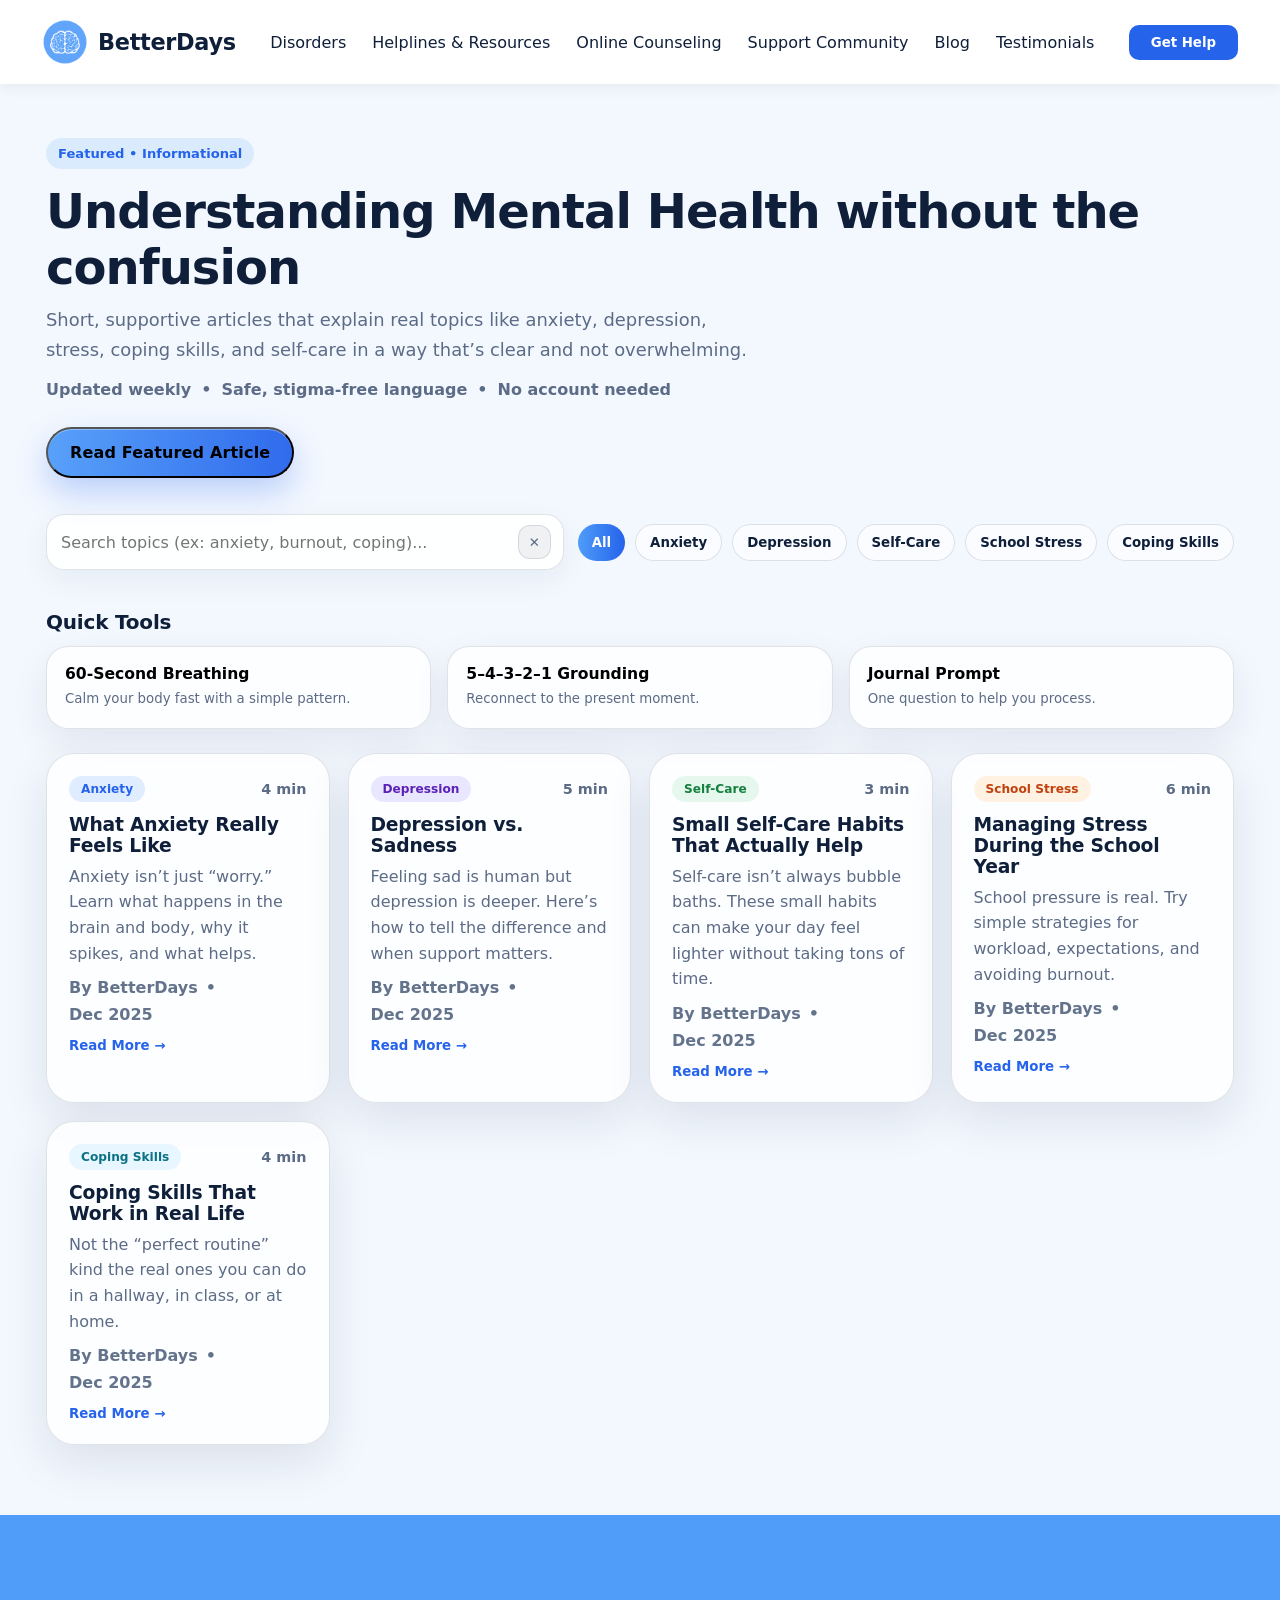
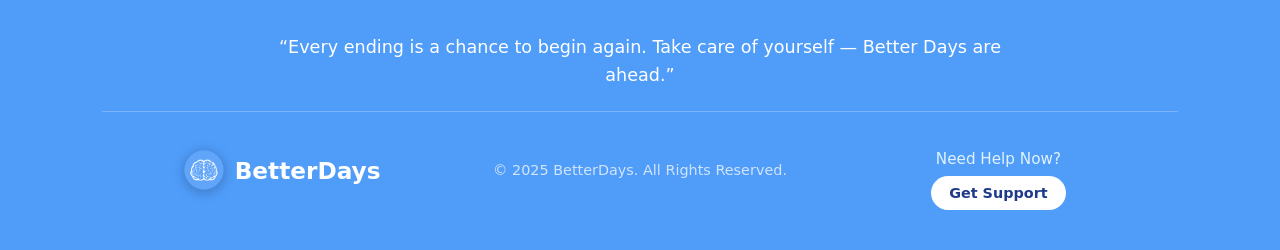
<file: BlogPage/blog.html>
<!DOCTYPE html>
<html lang="en">
<head>
  <meta charset="UTF-8" />
  <meta name="viewport" content="width=device-width, initial-scale=1.0" />
  <title>BetterDays | Blog</title>

  <link rel="stylesheet" href="blog.css" />
  <link rel="icon" href="../Images/favicon.ico" />
</head>
<body>

<!-- ===== HEADER ===== -->
<header id="mainHeader">
  <div class="logo">
    <img id="headerLogo" src="../Images/HeaderImage2.png" alt="BetterDays Logo">
    <a href="../index.html">BetterDays</a>
  </div>

  <nav>
    <a href="../DisordersPage/disorders.html">Disorders</a>
    <a href="../Helplines&ResourcesPage/resources.html">Helplines & Resources</a>
    <a href="../OnlineCounselingPage/online-counseling.html">Online Counseling</a>
    <a href="../ComumunityPage/community.html">Support Community</a>
    <a href="../BlogPage/blog.html">Blog</a>
    <a href="../TestimonialsPage/testimonial.html">Testimonials</a>
  </nav>

  <button class="cta">Get Help</button>
</header>

 <!-- FEATURED (NO CONTAINER / NO SIDE VISUAL) -->
<section class="featured">
  <span class="pill">Featured • Informational</span>
  <h1>Understanding Mental Health without the confusion</h1>
  <p>
    Short, supportive articles that explain real topics like anxiety, depression,
    stress, coping skills, and self-care in a way that’s clear and not overwhelming.
  </p>

  <div class="featured-meta">
    <span>Updated weekly</span>
    <span>•</span>
    <span>Safe, stigma-free language</span>
    <span>•</span>
    <span>No account needed</span>
  </div>

  <button class="primary-btn" id="openFeatured">Read Featured Article</button>
</section>

  <!-- CONTROLS -->
  <section class="controls">
    <div class="search">
      <input id="searchInput" type="text" placeholder="Search topics (ex: anxiety, burnout, coping)..." />
      <button id="clearSearch" title="Clear">✕</button>
    </div>

    <div class="filters" id="filters">
      <button class="active" data-filter="all">All</button>
      <button data-filter="anxiety">Anxiety</button>
      <button data-filter="depression">Depression</button>
      <button data-filter="selfcare">Self-Care</button>
      <button data-filter="school">School Stress</button>
      <button data-filter="coping">Coping Skills</button>
    </div>
  </section>

  <!-- QUICK TOOLS -->
  <section class="quick-tools">
    <h2>Quick Tools</h2>
    <div class="tools-grid">
      <button class="tool-card" data-tool="breathing">
        <h3>60-Second Breathing</h3>
        <p>Calm your body fast with a simple pattern.</p>
      </button>
      <button class="tool-card" data-tool="grounding">
        <h3>5–4–3–2–1 Grounding</h3>
        <p>Reconnect to the present moment.</p>
      </button>
      <button class="tool-card" data-tool="journal">
        <h3>Journal Prompt</h3>
        <p>One question to help you process.</p>
      </button>
    </div>
  </section>

  <!-- BLOG GRID -->
  <section class="blog-grid" id="blogGrid">

    <!-- CARD TEMPLATE (repeat) -->
    <article class="blog-card" data-tags="anxiety coping" data-title="What Anxiety Really Feels Like">
      <div class="topline">
        <span class="tag anxiety">Anxiety</span>
        <span class="readtime">4 min</span>
      </div>
      <h3>What Anxiety Really Feels Like</h3>
      <p>
        Anxiety isn’t just “worry.” Learn what happens in the brain and body,
        why it spikes, and what helps.
      </p>
      <div class="card-meta">
        <span>By BetterDays</span>
        <span>•</span>
        <span>Dec 2025</span>
      </div>
      <button class="link-btn open-article"
        data-article="anxiety1">Read More →</button>
    </article>

    <article class="blog-card" data-tags="depression coping" data-title="Depression vs. Sadness">
      <div class="topline">
        <span class="tag depression">Depression</span>
        <span class="readtime">5 min</span>
      </div>
      <h3>Depression vs. Sadness</h3>
      <p>
        Feeling sad is human  but depression is deeper. Here’s how to tell
        the difference and when support matters.
      </p>
      <div class="card-meta">
        <span>By BetterDays</span>
        <span>•</span>
        <span>Dec 2025</span>
      </div>
      <button class="link-btn open-article"
        data-article="depression1">Read More →</button>
    </article>

    <article class="blog-card" data-tags="selfcare coping" data-title="Small Self-Care Habits That Actually Help">
      <div class="topline">
        <span class="tag selfcare">Self-Care</span>
        <span class="readtime">3 min</span>
      </div>
      <h3>Small Self-Care Habits That Actually Help</h3>
      <p>
        Self-care isn’t always bubble baths. These small habits can make your day
        feel lighter without taking tons of time.
      </p>
      <div class="card-meta">
        <span>By BetterDays</span>
        <span>•</span>
        <span>Dec 2025</span>
      </div>
      <button class="link-btn open-article"
        data-article="selfcare1">Read More →</button>
    </article>

    <article class="blog-card" data-tags="school coping anxiety" data-title="Managing Stress During the School Year">
      <div class="topline">
        <span class="tag school">School Stress</span>
        <span class="readtime">6 min</span>
      </div>
      <h3>Managing Stress During the School Year</h3>
      <p>
        School pressure is real. Try simple strategies for workload, expectations,
        and avoiding burnout.
      </p>
      <div class="card-meta">
        <span>By BetterDays</span>
        <span>•</span>
        <span>Dec 2025</span>
      </div>
      <button class="link-btn open-article"
        data-article="school1">Read More →</button>
    </article>

    <article class="blog-card" data-tags="coping selfcare" data-title="Coping Skills That Work in Real Life">
      <div class="topline">
        <span class="tag coping">Coping Skills</span>
        <span class="readtime">4 min</span>
      </div>
      <h3>Coping Skills That Work in Real Life</h3>
      <p>
        Not the “perfect routine” kind the real ones you can do in a hallway,
        in class, or at home.
      </p>
      <div class="card-meta">
        <span>By BetterDays</span>
        <span>•</span>
        <span>Dec 2025</span>
      </div>
      <button class="link-btn open-article"
        data-article="coping1">Read More →</button>
    </article>

  </section>

</main>

<!-- ARTICLE MODAL -->
<div class="modal" id="modal">
  <div class="modal-card">
    <button class="modal-close" id="modalClose" aria-label="Close">✕</button>
    <div class="modal-content">
      <div class="modal-head">
        <span class="modal-tag" id="modalTag">Informational</span>
        <span class="modal-read" id="modalRead">4 min</span>
      </div>
      <h2 id="modalTitle">Title</h2>
      <p class="modal-sub" id="modalSub">Short subtitle</p>
      <div class="modal-body" id="modalBody"></div>

      <div class="modal-actions">
        <button class="secondary-btn" id="copyLink">Copy Article Text</button>
        <button class="primary-btn" id="closeBottom">Done</button>
      </div>

      <p class="disclaimer">
        This blog is informational and supportive not a substitute for professional help.
        If you feel unsafe, please use the Helplines & Resources page.
      </p>
    </div>
  </div>
</div>

<!-- TOOL MODAL -->
<div class="modal" id="toolModal">
  <div class="modal-card">
    <button class="modal-close" id="toolClose" aria-label="Close">✕</button>
    <div class="modal-content">
      <div class="modal-head">
        <span class="modal-tag">Quick Tool</span>
        <span class="modal-read" id="toolTimer">—</span>
      </div>
      <h2 id="toolTitle">Tool</h2>
      <p class="modal-sub" id="toolSub">Sub</p>
      <div class="modal-body" id="toolBody"></div>

      <div class="modal-actions">
        <button class="secondary-btn" id="toolCopy">Copy</button>
        <button class="primary-btn" id="toolDone">Done</button>
      </div>
    </div>
  </div>
</div>

<!-- ===== FOOTER ===== -->
<footer class="site-footer">

  <div class="footer-content">
    <p class="footer-quote">
      “Every ending is a chance to begin again. Take care of yourself — Better Days are ahead.”
    </p>

    <!-- Divider line -->
    <div class="footer-divider"></div>

    <div class="footer-bottom">
      <!-- Left -->
      <div class="footer-left">
        <img src="../Images/HeaderImage2.png" alt="BetterDays Logo">
        <h2 class="shimmer-text">BetterDays</h2>
      </div>

      <!-- Center -->
      <div class="footer-center">
        <p>© 2025 BetterDays. All Rights Reserved.</p>
      </div>

      <!-- Right -->
      <div class="footer-right">
        <h4>Need Help Now?</h4>
        <button class="footer-help-btn" onclick="scrollToResources()">Get Support</button>
      </div>
    </div>
  </div>
</footer>

<script src="blog.js"></script>
</body>
</html>
</file>
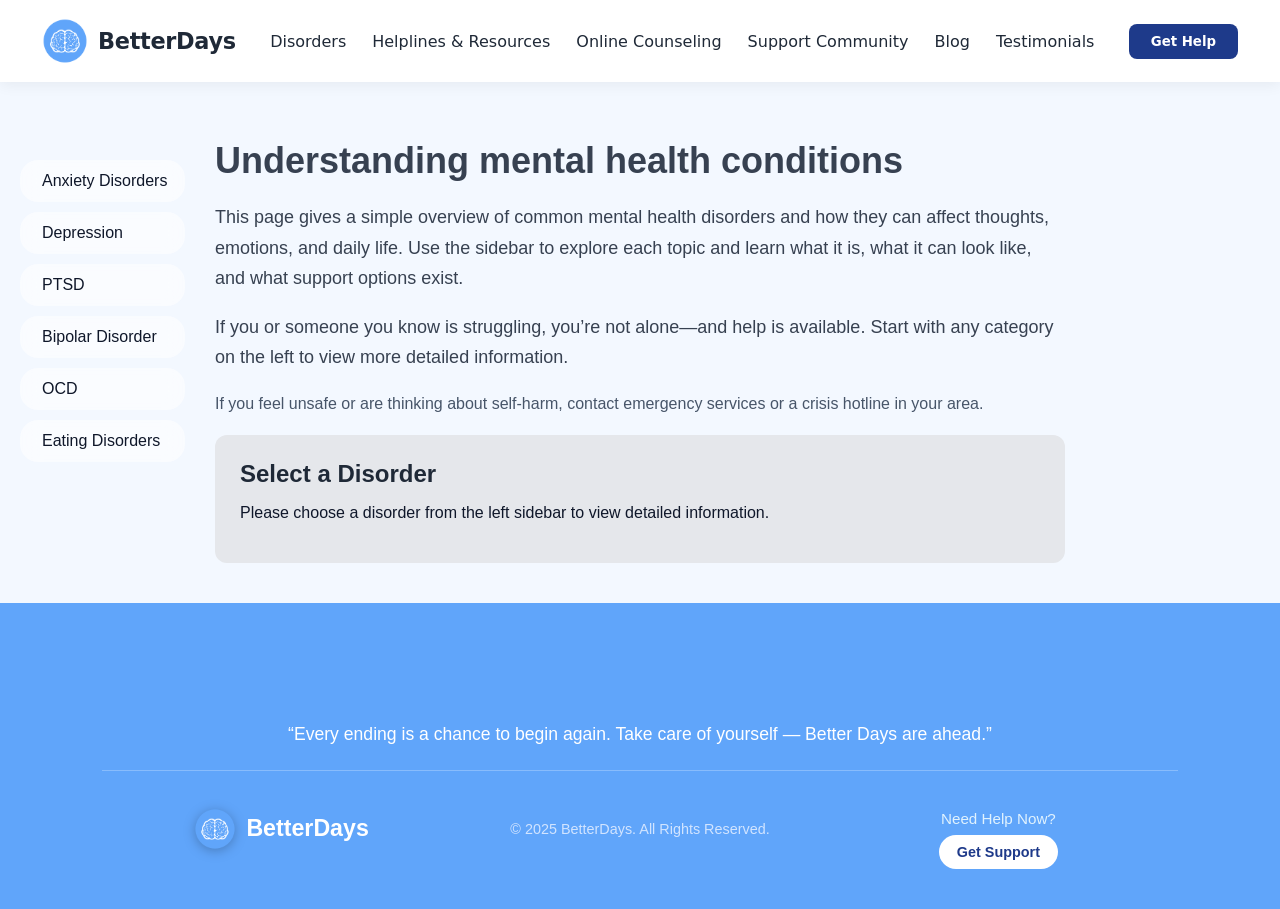
<file: DisordersPage/disorders.html>
<!DOCTYPE html>
<html lang="en">
<head>
  <meta charset="UTF-8">
  <meta name="viewport" content="width=device-width, initial-scale=1.0">
  <title>BetterDays | Disorders</title>
  <link rel="stylesheet" href="disorders.css">
  <link rel="icon" type="image/x-icon" href="../../Images/favicon.ico">
</head>
<body>

<!-- ===== HEADER ===== -->
<header id="mainHeader">
  <div class="logo">
    <img id="headerLogo" src="../Images/HeaderImage2.png" alt="BetterDays Logo">
    <a href="../index.html">BetterDays</a>
  </div>

  <nav>
    <a href="../DisordersPage/disorders.html">Disorders</a>
    <a href="../Helplines&ResourcesPage/resources.html">Helplines & Resources</a>
    <a href="../OnlineCounselingPage/online-counseling.html">Online Counseling</a>
    <a href="../ComumunityPage/community.html">Support Community</a>
    <a href="../BlogPage/blog.html">Blog</a>
    <a href="../TestimonialsPage/testimonial.html">Testimonials</a>
  </nav>

  <button class="cta">Get Help</button>
</header>


<nav class="sidebar">
  <ul>
    <li data-target="anxiety">Anxiety Disorders</li>
    <li data-target="depression">Depression</li>
    <li data-target="ptsd">PTSD</li>
    <li data-target="bipolar">Bipolar Disorder</li>
    <li data-target="ocd">OCD</li>
    <li data-target="eating">Eating Disorders</li>
  </ul>
</nav>

<main class="content">

  <section id="defaultView" class="disorder-section default-view">
  <h1 class="disorder-title">Understanding mental health conditions</h1>

  <p>
    This page gives a simple overview of common mental health disorders and how they can affect
    thoughts, emotions, and daily life. Use the sidebar to explore each topic and learn what it is,
    what it can look like, and what support options exist.
  </p>

  <p>
    If you or someone you know is struggling, you’re not alone—and help is available. Start with any
    category on the left to view more detailed information.
  </p>

  <p class="note">
    If you feel unsafe or are thinking about self-harm, contact emergency services or a crisis hotline
    in your area.
  </p>
</section>


  <!-- Gray Info Box -->
  <div id="infoBox" class="info-box">
    <h2>Select a Disorder</h2>
    <p>Please choose a disorder from the left sidebar to view detailed information.</p>
  </div>


<section id="anxiety" class="disorder-section hidden">

  <h1 class="disorder-title fade-target" id="anxiety-symptoms">What is anxiety?</h1>

  <p class="fade-target">
    Feeling anxious is a normal part of life. Many people worry about things such as health,
    money, school, work, or family. But anxiety disorders involve more than occasional worry or fear. 
    For people with these disorders, anxiety does not go away, is felt in many situations, 
    and can get worse over time.
  </p>

  <p class="fade-target">
    There are several types of anxiety disorders, including:
  </p>

<ul class="text-list">
  <li><a class="sub-link" href="./SubDisorders/generalized-anxiety-disorder-gad.html">Generalized anxiety disorder</a></li>
  <li><a class="sub-link" href="./SubDisorders/panic-disorders.html">Panic disorder</a></li>
  <li><a class="sub-link" href="./SubDisorders/social-anixety-disorder.html">Social anxiety disorder</a></li>
  <li><a class="sub-link" href="./SubDisorders/various-phobia-related-disorders.html">Various phobia-related disorders</a></li>
</ul>

</section>

<section id="depression" class="disorder-section hidden">

  <h1 class="disorder-title fade-target" id="depression-description">What is depression?</h1>

  <p class="fade-target">
    Everyone feels sad or low from time to time, and those feelings usually fade on their own. 
    Depression, sometimes called major depressive disorder or clinical depression, is different. 
    It lasts longer and is more intense than everyday sadness.
  </p>

  <p class="fade-target">
    Depression can cause serious symptoms that affect how you feel, think, and function in daily life. 
    It can make activities like sleeping, eating, studying, or working much harder to manage.
  </p>

  <p class="fade-target">
    This illness can affect anyone, no matter their age, background, income, culture, or education. 
    Research suggests that a mix of genetic, biological, environmental, and psychological factors all 
    contribute to the risk of developing depression.
  </p>

  <!-- TYPES OF DEPRESSION -->
  <h2 class="fade-target">What are the different types of depression?</h2>

  <p class="fade-target">
    The two most common forms of depression are major depression and persistent depressive disorder.
  </p>

  <ul class="text-lists fade-target">
    <li>
      <strong>Major depression</strong> involves a depressed mood or loss of interest that 
      interferes with daily life and lasts for at least two weeks.
    </li>
    <li>
      <strong>Persistent depressive disorder</strong> (sometimes called dysthymia) has milder 
      symptoms than major depression, but they last much longer—often two years or more.
    </li>
  </ul>

  <p class="fade-target">
    Other types of depression can include:
  </p>

  <ul class="text-lists fade-target">
    <li>
      <strong>Seasonal affective disorder</strong>, in which symptoms appear during certain 
      seasons—most often in late fall and winter—and improve in spring and summer.
    </li>
    <li>
      <strong>Bipolar disorder</strong>, sometimes called manic depression, which involves 
      shifts between periods of depression and periods of elevated or irritable mood (mania or hypomania).
    </li>
    <li>
      <strong>Depression with psychotic symptoms</strong>, a severe form of depression that also 
      includes delusions (strongly held false beliefs) or hallucinations (seeing or hearing things that aren’t there).
    </li>
  </ul>

  <!-- CAUSES OF DEPRESSION -->
  <h2 class="fade-target">What causes depression?</h2>

  <p class="fade-target">
    Depression doesn’t have a single cause. It often results from a combination of genetic, biological, 
    environmental, and psychological factors. It can affect anyone at any age, but research shows it is 
    diagnosed more often in women. Hormonal changes related to menstruation, pregnancy, the postpartum 
    period, and menopause may play a role.
  </p>

  <p class="fade-target">
    Other mental health conditions, ongoing stress, or chronic medical illnesses can also increase the 
    risk of depression or make existing symptoms worse. Examples include long-term conditions such as 
    heart disease, diabetes, or cancer, as well as difficult life experiences like trauma, loss, or major change.
  </p>

</section>

<section id="ptsd" class="disorder-section hidden">

  <h1 class="disorder-title fade-target">What is PTSD?</h1>

  <p class="fade-target">
    People may have a range of reactions after experiencing or witnessing a traumatic event, such as a 
    natural disaster, act of violence, or serious accident. These reactions often include feeling anxious, 
    sad, or angry; having trouble concentrating or sleeping; and replaying what happened. For many people, 
    these symptoms gradually improve over time.
  </p>

  <p class="fade-target">
    However, when symptoms continue for an extended period and begin interfering with daily life—such as 
    work, relationships, or routines—an individual may be diagnosed with post-traumatic stress disorder (PTSD). 
    People with PTSD may continue to feel stressed or frightened even when they are safe.
  </p>


  <!-- CAUSES -->
  <h2 class="fade-target">What causes post-traumatic stress disorder (PTSD)?</h2>

  <p class="fade-target">
    Researchers do not fully understand why some people develop PTSD while others exposed to the same trauma do not. 
    Genetics, brain chemistry, personal history, and individual risk factors may influence whether PTSD develops 
    after a traumatic event.
  </p>


  <!-- RISK FACTORS -->
  <h2 class="fade-target">Who is more likely to develop post-traumatic stress disorder (PTSD)?</h2>

  <p class="fade-target">
    PTSD can occur at any age. Several risk factors increase the likelihood of developing PTSD, including:
  </p>

  <ul class="text-lists fade-target">
    <li>Your sex — women are more likely to develop PTSD.</li>
    <li>Experiencing trauma during childhood.</li>
    <li>Feeling intense fear, helplessness, or horror during a traumatic event.</li>
    <li>Going through a trauma that lasts a long time.</li>
    <li>Having little or no social support after the event.</li>
    <li>Facing additional stress afterward, such as losing a loved one, home, or job.</li>
    <li>A history of mental illness or substance use issues.</li>
  </ul>


  <!-- SYMPTOMS -->
  <h2 class="fade-target">What are the symptoms of post-traumatic stress disorder (PTSD)?</h2>

  <p class="fade-target">
    PTSD symptoms fall into four main categories. The way symptoms appear can vary from person to person.
  </p>

  <ul class="text-lists fade-target">
    <li>
      <strong>Re-experiencing symptoms</strong> — when reminders of the trauma trigger distress or fear.  
      Examples include:
      <ul>
        <li>Flashbacks, feeling as if the event is happening again</li>
        <li>Nightmares</li>
        <li>Frightening thoughts</li>
      </ul>
    </li>

    <li>
      <strong>Avoidance symptoms</strong> — avoiding people, places, or situations that are reminders  
      of the traumatic event. This may involve:
      <ul>
        <li>Avoiding places or activities linked to the trauma</li>
        <li>Avoiding thoughts, feelings, or conversations related to the event</li>
      </ul>
    </li>

    <li>
      <strong>Arousal and reactivity symptoms</strong> — symptoms that make someone feel tense, alert,  
      or on edge. These can include:
      <ul>
        <li>Easily startled</li>
        <li>Feeling tense or “on edge”</li>
        <li>Difficulty sleeping</li>
        <li>Angry outbursts</li>
      </ul>
    </li>

    <li>
      <strong>Cognition and mood symptoms</strong> — negative changes in thoughts or feelings, such as:
      <ul>
        <li>Trouble remembering important parts of the traumatic event</li>
        <li>Negative beliefs about oneself or the world</li>
        <li>Feeling guilt or blame</li>
        <li>Losing interest in activities once enjoyed</li>
        <li>Trouble concentrating</li>
      </ul>
    </li>
  </ul>


  <p class="fade-target">
    Symptoms may begin shortly after the traumatic event, but sometimes they do not appear until months or even years later.
    They can also fluctuate, improving at times and worsening at others.
  </p>

  <p class="fade-target">
    If symptoms last longer than four weeks, cause serious distress, or interfere with work, school, or home life, 
    a person may have PTSD and should seek professional support.
  </p>

</section>


<section id="bipolar" class="disorder-section hidden">

  <h1 class="disorder-title fade-target">What is bipolar disorder?</h1>

  <p class="fade-target">
    Bipolar disorder (formerly called manic-depressive illness or manic depression) is a mental health
    condition that causes noticeable shifts in mood, energy, activity levels, and concentration.
    People with bipolar disorder experience periods of extremely “up,” energetic, or irritable behavior 
    called <strong>manic episodes</strong>, and periods of “down,” sad, or hopeless behavior called 
    <strong>depressive episodes</strong>.
  </p>

  <!-- TYPES -->
  <h2 class="fade-target">What are the types of bipolar disorder?</h2>

  <p class="fade-target">
    There are three main types of bipolar disorder:
  </p>

  <ul class="text-lists fade-target">
    <li>
      <strong>Bipolar I disorder</strong> involves manic episodes that last at least 7 days, or manic
      symptoms so severe that immediate hospital care is needed. Depressive episodes are also common and 
      often last at least two weeks. Mixed episodes (feeling symptoms of both mania and depression) may 
      also occur.
    </li>

    <li>
      <strong>Bipolar II disorder</strong> involves depressive episodes along with episodes of 
      <strong>hypomania</strong>, a milder form of mania. Hypomania is less severe than a full manic 
      episode but still causes noticeable changes in energy and behavior.
    </li>

    <li>
      <strong>Cyclothymic disorder</strong> (cyclothymia) involves repeated periods of hypomanic symptoms 
      and depressive symptoms that are not as intense or long-lasting as true hypomanic or depressive 
      episodes. Symptoms must last at least two years in adults or one year in children and teenagers.
    </li>
  </ul>

  <p class="fade-target">
    With any form of bipolar disorder, having four or more episodes of mania or depression in a single 
    year is known as <strong>rapid cycling</strong>.
  </p>


  <!-- CAUSES -->
  <h2 class="fade-target">What causes bipolar disorder?</h2>

  <p class="fade-target">
    The exact cause of bipolar disorder is unknown. However, several factors are thought to contribute, 
    including genetics, differences in brain structure and function, and environmental influences such as 
    stress or trauma.
  </p>


  <!-- RISK FACTORS -->
  <h2 class="fade-target">Who is at risk for bipolar disorder?</h2>

  <p class="fade-target">
    You are at a higher risk of developing bipolar disorder if you have a close family member with the 
    condition. Traumatic or highly stressful life events may also increase your risk.
  </p>


  <!-- SYMPTOMS -->
  <h2 class="fade-target">What are the symptoms of bipolar disorder?</h2>

  <p class="fade-target">
    The symptoms of bipolar disorder vary from person to person, but they involve shifts in mood known as 
    <strong>mood episodes</strong>, which may be manic, depressive, or a mix of both.
  </p>

  <ul class="text-lists fade-target">

    <li>
      <strong>Symptoms of a manic episode</strong> may include:
      <ul>
        <li>Feeling very “up,” high, or elated</li>
        <li>Feeling jumpy or wired; increased activity</li>
        <li>Extreme irritability or a very short temper</li>
        <li>Racing thoughts and unusually fast talking</li>
        <li>Needing less sleep</li>
        <li>Feeling unusually important, talented, or powerful</li>
        <li>
          Engaging in risky behavior, such as spending large amounts of money, eating/drinking excessively,
          or unsafe sexual behavior
        </li>
      </ul>
    </li>

    <li>
      <strong>Symptoms of a depressive episode</strong> may include:
      <ul>
        <li>Feeling very sad, hopeless, or worthless</li>
        <li>Feeling lonely or withdrawing from others</li>
        <li>Talking very slowly or struggling to express thoughts</li>
        <li>Having little or no energy</li>
        <li>Sleeping too much or too little</li>
        <li>Eating significantly more or less than usual</li>
        <li>Loss of interest in activities once enjoyed</li>
        <li>Difficulty focusing or making decisions</li>
        <li>Thoughts of death or suicide</li>
      </ul>
    </li>

    <li>
      <strong>Symptoms of a mixed episode</strong> include both manic and depressive symptoms occurring
      together. This might mean feeling extremely energized while also feeling very sad, empty, or hopeless.
    </li>

  </ul>


  <p class="fade-target">
    Some individuals experience milder symptoms. For example, <strong>hypomania</strong> may make someone 
    feel very good or productive, without appearing obviously unwell. However, family and friends may still 
    notice unusual changes in mood or behavior. Hypomania can be followed by depressive episodes.
  </p>

  <p class="fade-target">
    Mood episodes may last a week or two, or sometimes longer. During an episode, symptoms typically occur 
    every day for most of the day.
  </p>

</section>

<section id="ocd" class="disorder-section hidden">

  <h1 class="disorder-title fade-target">What is OCD?</h1>

  <p class="fade-target">
    Obsessive-compulsive disorder (OCD) is a mental health condition involving uncontrollable and 
    recurring thoughts, images, or urges called <strong>obsessions</strong>, along with repetitive 
    behaviors or mental rituals called <strong>compulsions</strong>. People with OCD feel driven 
    to perform these behaviors in order to reduce anxiety or prevent something bad from happening, 
    even when the behaviors are not logically connected to the fear.
  </p>

  <p class="fade-target">
    OCD can begin at any age, but symptoms usually start between late childhood and early adulthood. 
    Without treatment, OCD can worsen and interfere with work, school, and daily life.
  </p>


  <!-- CAUSES -->
  <h2 class="fade-target">What causes obsessive–compulsive disorder (OCD)?</h2>
  <p class="fade-target">
    The exact cause of OCD is unknown. However, genetics, brain chemistry, and environmental factors 
    may all play a role in the development of the disorder.
  </p>


  <!-- RISK FACTORS -->
  <h2 class="fade-target">Who is at risk for obsessive–compulsive disorder (OCD)?</h2>
  <p class="fade-target">
    OCD often begins during the teen or young adult years. Boys may develop OCD at a younger age 
    than girls. Some factors that increase risk include:
  </p>

  <ul class="fade-target">
    <li><strong>Family history:</strong> Having a first-degree relative (parent, sibling, or child) with OCD increases risk.</li>
    <li><strong>Brain structure and functioning:</strong> Differences in certain brain areas have been observed in people with OCD.</li>
    <li><strong>Childhood trauma:</strong> Trauma early in life may contribute to the development of OCD.</li>
  </ul>

  <p class="fade-target">
    In some cases, children may develop OCD or OCD-like symptoms following a streptococcal infection. 
    This condition is called Pediatric Autoimmune Neuropsychiatric Disorders Associated with 
    Streptococcal Infections (PANDAS).
  </p>


  <!-- SYMPTOMS -->
  <h2 class="fade-target">What are the symptoms of obsessive–compulsive disorder (OCD)?</h2>
  <p class="fade-target">
    People with OCD may experience <strong>obsessions</strong>, <strong>compulsions</strong>, or both. 
    These symptoms can vary widely from person to person.
  </p>

  <!-- OBSESSIONS -->
  <h2 class="fade-target">Obsessions</h3>
  <p class="fade-target">
    Obsessions are repeated, unwanted thoughts, urges, or mental images that cause anxiety. Common 
    examples include:
  </p>

  <ul class="fade-target">
    <li>Fear of germs or contamination</li>
    <li>Fear of losing or misplacing things</li>
    <li>Worries about harm coming to yourself or others</li>
    <li>Unwanted forbidden thoughts involving sex or religion</li>
    <li>Aggressive thoughts toward yourself or others</li>
    <li>Needing things to be lined up exactly or arranged in a precise way</li>
  </ul>

  <!-- COMPULSIONS -->
  <h2 class="fade-target">Compulsions</h3>
  <p class="fade-target">
    Compulsions are repetitive behaviors or mental acts that a person feels driven to perform in 
    response to an obsession. These behaviors temporarily reduce anxiety but can become time-consuming. 
    Common compulsions include:
  </p>

  <ul class="fade-target">
    <li>Excessive cleaning or handwashing</li>
    <li>Repeatedly checking things (locks, appliances, switches)</li>
    <li>Compulsive counting</li>
    <li>Arranging or ordering items in a very specific way</li>
  </ul>

  <p class="fade-target">
    Some people with OCD also have <strong>Tourette syndrome</strong> or other tic disorders. 
    Tics are sudden movements or sounds that are difficult to control.
  </p>

</section>

<section id="eating" class="disorder-section hidden">

  <h1 class="disorder-title fade-target">What are eating disorders?</h1>

  <p class="fade-target">
    Eating disorders are serious mental health conditions marked by severe disturbances in a person’s
    eating behaviors. While many people may occasionally be concerned about their health, weight, or
    appearance, eating disorders involve persistent and harmful patterns.
  </p>

  <p class="fade-target">
    In some cases, individuals become fixated on weight loss, body weight or shape, or controlling
    their food intake. These behaviors can negatively affect physical health, emotional well-being,
    and daily life, and may be signs of an eating disorder.
  </p>


  <!-- TYPES -->
  <h2 class="fade-target">What are the types of eating disorders?</h2>

  <p class="fade-target">
    Common types of eating disorders include:
  </p>

  <ul class="text-lists fade-target">
    <li>
      <strong>Binge-eating disorder</strong> involves out-of-control eating. People may continue eating
      even after they feel full and often eat until they are uncomfortably full. Afterwards, they
      may feel guilt, shame, or distress. Binge-eating disorder is the most common eating disorder
      in the United States and can lead to weight gain and obesity.
    </li>

    <li>
      <strong>Bulimia nervosa</strong> involves cycles of binge-eating followed by behaviors meant to
      prevent weight gain, such as vomiting, using laxatives, fasting, or excessive exercise.
      People with bulimia may be underweight, normal weight, or overweight.
    </li>

    <li>
      <strong>Anorexia nervosa</strong> involves avoiding food, severely restricting food intake, or
      eating very small amounts of certain foods. People with anorexia may see themselves as
      overweight even when they are dangerously underweight. Although it is less common, anorexia
      is often the most serious eating disorder and has the highest death rate of any mental illness.
    </li>
  </ul>


  <!-- CAUSES -->
  <h2 class="fade-target">What causes eating disorders?</h2>

  <p class="fade-target">
    The exact cause of eating disorders is unknown. Research suggests they result from a complex
    interaction of factors, including genetic, biological, behavioral, psychological, and social
    influences.
  </p>


  <!-- RISK -->
  <h2 class="fade-target">Who is at risk for eating disorders?</h2>

  <p class="fade-target">
    Anyone can develop an eating disorder, but they are more common in women. Eating disorders often
    begin during the teen years or young adulthood, although they can also develop during childhood
    or later in life.
  </p>


  <!-- SYMPTOMS -->
  <h2 class="fade-target">What are the symptoms of eating disorders?</h2>

  <p class="fade-target">
    Symptoms of eating disorders vary depending on the specific disorder.
  </p>

  <!-- BINGE-EATING SYMPTOMS -->
  <h2 class="fade-target">Symptoms of binge-eating disorder</h3>

  <ul class="text-lists fade-target">
    <li>Eating unusually large amounts of food in a short period of time</li>
    <li>Eating even when not hungry or already full</li>
    <li>Eating very quickly during binge episodes</li>
    <li>Eating until uncomfortably full</li>
    <li>Eating alone or in secret due to embarrassment</li>
    <li>Feeling distressed, ashamed, or guilty about eating</li>
    <li>Frequently dieting without weight loss</li>
  </ul>


  <!-- BULIMIA SYMPTOMS -->
  <h2 class="fade-target">Symptoms of bulimia nervosa</h3>

  <p class="fade-target">
    Bulimia nervosa includes symptoms of binge-eating along with attempts to get rid of food or
    prevent weight gain, such as:
  </p>

  <ul class="text-lists fade-target">
    <li>Purging by vomiting or using laxatives or enemas</li>
    <li>Intense or excessive exercise</li>
    <li>Fasting</li>
  </ul>

  <p class="fade-target">
    Over time, bulimia nervosa can lead to serious health problems, including:
  </p>

  <ul class="text-lists fade-target">
    <li>Chronically inflamed or sore throat</li>
    <li>Swollen salivary glands in the neck and jaw</li>
    <li>Worn tooth enamel and sensitive or decaying teeth</li>
    <li>Acid reflux (GERD) and other gastrointestinal problems</li>
    <li>Severe dehydration</li>
    <li>Electrolyte imbalance, which can lead to stroke or heart attack</li>
  </ul>


  <!-- ANOREXIA SYMPTOMS (INCLUDED HERE, NOT A SEPARATE TOPIC) -->
  <h2 class="fade-target">Symptoms of anorexia nervosa</h3>

  <ul class="text-lists fade-target">
    <li>Eating very little or starving oneself</li>
    <li>Intense or excessive exercise</li>
    <li>Extreme thinness</li>
    <li>Strong fear of gaining weight</li>
    <li>Distorted body image, seeing oneself as overweight despite being underweight</li>
  </ul>

  <p class="fade-target">
    Over time, anorexia nervosa can cause severe health complications, including:
  </p>

  <ul class="text-lists fade-target">
    <li>Bone thinning (osteopenia or osteoporosis)</li>
    <li>Anemia</li>
    <li>Muscle weakness and wasting</li>
    <li>Thin, brittle hair and nails</li>
    <li>Dry or yellowish skin</li>
    <li>Growth of fine hair over the body</li>
    <li>Severe constipation</li>
    <li>Low blood pressure</li>
    <li>Slowed breathing and pulse</li>
    <li>Feeling cold constantly</li>
    <li>Dizziness, fainting, or weakness</li>
    <li>Extreme fatigue</li>
    <li>Infertility</li>
    <li>Damage to the heart</li>
    <li>Brain damage</li>
    <li>Multiple organ failure</li>
  </ul>

  <p class="fade-target">
    Anorexia nervosa can be fatal. Some people die from complications of starvation, while others
    die from suicide.
  </p>

  <p class="fade-target">
    Many people with eating disorders also experience other mental health conditions, such as
    depression or anxiety, or struggle with substance use.
  </p>

</section>

</main>

<!-- ===== FOOTER ===== -->
<footer class="site-footer">

  <div class="footer-content">
    <p class="footer-quote">
      “Every ending is a chance to begin again. Take care of yourself — Better Days are ahead.”
    </p>

    <!-- Divider line -->
    <div class="footer-divider"></div>

    <div class="footer-bottom">
      <!-- Left -->
      <div class="footer-left">
        <img src="../Images/HeaderImage2.png" alt="BetterDays Logo">
        <h2 class="shimmer-text">BetterDays</h2>
      </div>

      <!-- Center -->
      <div class="footer-center">
        <p>© 2025 BetterDays. All Rights Reserved.</p>
      </div>

      <!-- Right -->
      <div class="footer-right">
        <h4>Need Help Now?</h4>
        <button class="footer-help-btn" onclick="scrollToResources()">Get Support</button>
      </div>
    </div>
  </div>
</footer>


<!-- JS -->
<script src="disorders.js"></script>

</body>
</html>
</file>
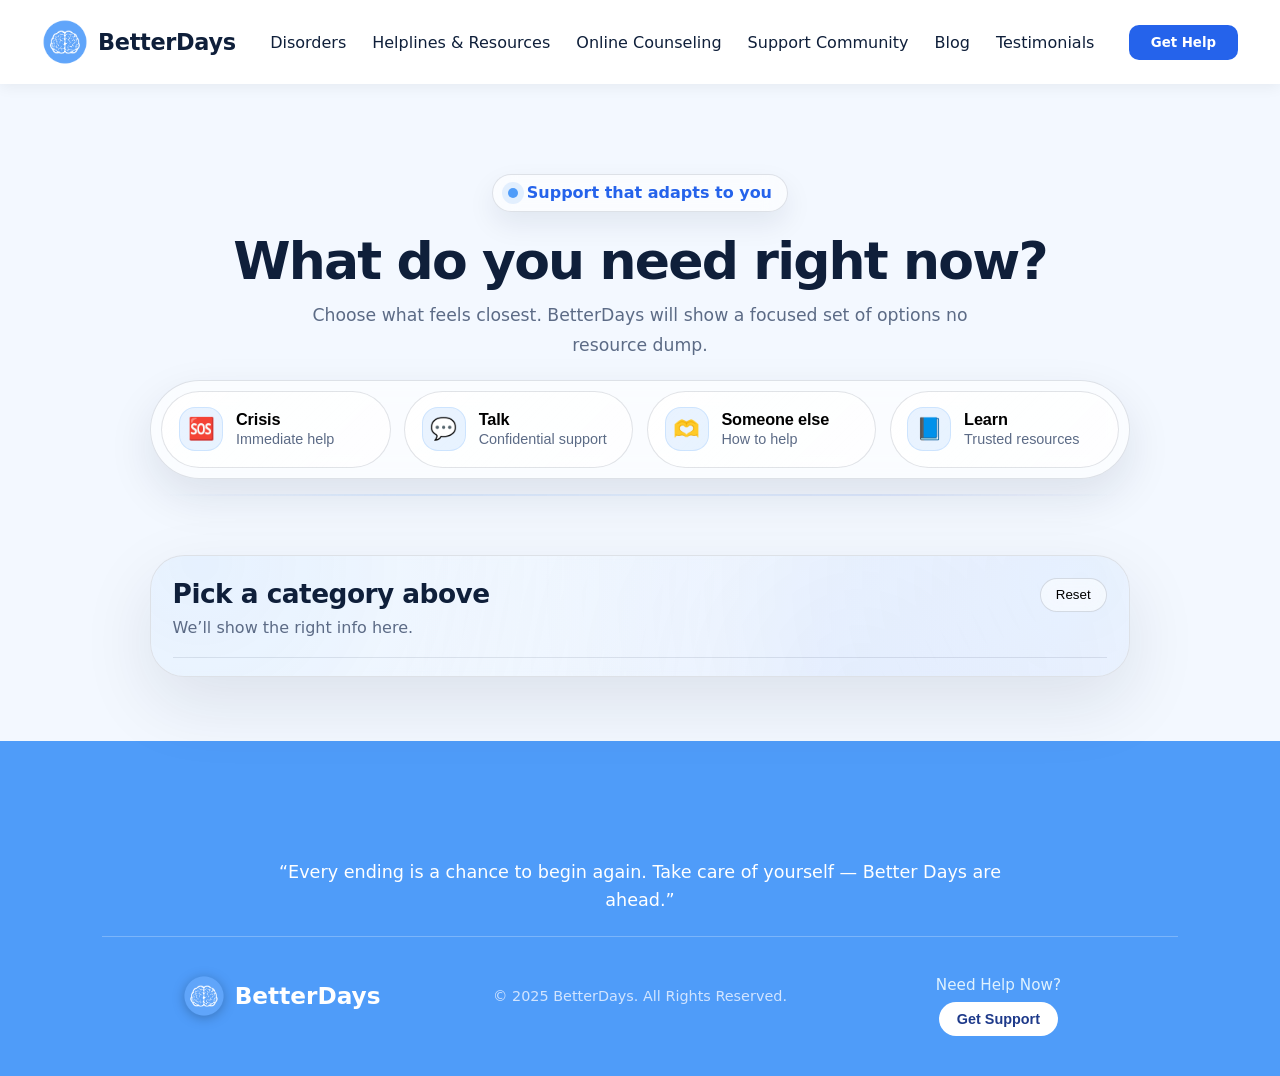
<file: Helplines&ResourcesPage/resources.html>
<!DOCTYPE html>
<html lang="en">
<head>
  <meta charset="UTF-8" />
  <meta name="viewport" content="width=device-width, initial-scale=1.0"/>
  <title>BetterDays | Helplines & Resources</title>
  <link rel="stylesheet" href="resources.css">
  <link rel="icon" type="image/x-icon" href="../Images/favicon.ico">
</head>

<body>

<!-- ===== HEADER ===== -->
<header id="mainHeader">
  <div class="logo">
    <img id="headerLogo" src="../Images/HeaderImage2.png" alt="BetterDays Logo">
    <a href="../index.html">BetterDays</a>
  </div>

  <nav>
    <a href="../DisordersPage/disorders.html">Disorders</a>
    <a href="../Helplines&ResourcesPage/resources.html">Helplines & Resources</a>
    <a href="../OnlineCounselingPage/online-counseling.html">Online Counseling</a>
    <a href="../ComumunityPage/community.html">Support Community</a>
    <a href="../BlogPage/blog.html">Blog</a>
    <a href="../TestimonialsPage/testimonial.html">Testimonials</a>
  </nav>

  <button class="cta">Get Help</button>
</header>

<main class="page">

  <!-- HERO -->
  <section class="hero">
    <div class="hero-inner">
      <div class="pill">
        <span class="dot"></span>
        Support that adapts to you
      </div>

      <h1>What do you need right now?</h1>
      <p class="sub">
        Choose what feels closest. BetterDays will show a focused set of options no resource dump.
      </p>

      <!-- FLOW BAR -->
      <div class="flow" role="region" aria-label="Conversation flow">
        <div class="flowbar" role="list" aria-label="Support categories">
          <button class="chip" data-target="crisis" role="listitem">
            <span class="ico">🆘</span>
            <span class="txt">
              <strong>Crisis</strong>
              <em>Immediate help</em>
            </span>
          </button>

          <button class="chip" data-target="talk" role="listitem">
            <span class="ico">💬</span>
            <span class="txt">
              <strong>Talk</strong>
              <em>Confidential support</em>
            </span>
          </button>

          <button class="chip" data-target="someone" role="listitem">
            <span class="ico">🫶</span>
            <span class="txt">
              <strong>Someone else</strong>
              <em>How to help</em>
            </span>
          </button>

          <button class="chip" data-target="learn" role="listitem">
            <span class="ico">📘</span>
            <span class="txt">
              <strong>Learn</strong>
              <em>Trusted resources</em>
            </span>
          </button>
        </div>

        <!-- Spark line / indicator -->
        <div class="sparktrack" aria-hidden="true">
          <div class="spark"></div>
        </div>
      </div>
    </div>
  </section>

  <!-- RESULTS -->
  <section class="results" aria-live="polite">
    <div class="results-inner">
      <div class="results-head">
        <div>
          <h2 id="resultsTitle">Pick a category above</h2>
          <p id="resultsDesc">We’ll show the right info here.</p>
        </div>

        <button id="resetBtn" class="reset" type="button">Reset</button>
      </div>

      <!-- PANELS -->

      <!-- CRISIS -->
      <div class="panel" id="panel-crisis" hidden>
        <div class="callout danger">
          <div class="callout-top">
            <span class="badge danger">Important</span>
            <span class="muted">Immediate support</span>
          </div>
          <h3>If you are in immediate danger</h3>
          <p>Call your local emergency number right now.</p>
        </div>

        <div class="focusline">
          <div class="big">
            <span class="label">US Suicide & Crisis Lifeline</span>
            <span class="num">988</span>
          </div>
          <div class="big-sub">
            Call or text <strong>988</strong>. Available <strong>24/7</strong>.
          </div>
        </div>

        <div class="split">
          <div class="softblock">
            <h4>Try one small step (right now)</h4>
            <ul>
              <li>Move closer to other people (even one room closer).</li>
              <li>Text a trusted person: “I need support right now.”</li>
              <li>If speaking feels hard, start with: “I don’t know what to say, but I’m not okay.”</li>
            </ul>
          </div>

          <div class="softblock">
            <h4>What to expect</h4>
            <p class="muted">
              You won’t be judged. You don’t need the perfect words. You can share as little or as much as you want.
            </p>
            <div class="pillrow">
              <span class="mini-pill">Confidential</span>
              <span class="mini-pill">24/7</span>
              <span class="mini-pill">No “right way” to start</span>
            </div>
          </div>
        </div>

        <p class="fineprint">
          BetterDays is not an emergency service. If you are in danger, contact emergency services.
        </p>
      </div>

      <!-- TALK -->
      <div class="panel" id="panel-talk" hidden>
        <div class="grid2">
          <div class="tile">
            <div class="tile-top">
              <span class="badge">Fast</span>
              <h4>US Crisis Support</h4>
            </div>
            <p class="muted">Call or text:</p>
            <div class="bigline"><span class="num">988</span><span class="subnum">24/7</span></div>
            <p class="muted">Confidential support, anytime.</p>
          </div>

          <div class="tile">
            <div class="tile-top">
              <span class="badge soft">Youth</span>
              <h4>Teen Line</h4>
            </div>
            <p class="muted">Text:</p>
            <div class="bigline">
              <span class="num small">TEEN</span>
              <span class="subnum">to 839863</span>
            </div>
            <p class="muted">Availability varies.</p>
          </div>

          <div class="tile">
            <div class="tile-top">
              <span class="badge soft">LGBTQ+</span>
              <h4>The Trevor Project</h4>
            </div>
            <p class="muted">Call:</p>
            <div class="bigline"><span class="num small">1-866-488-7386</span></div>
            <p class="muted">Crisis support for LGBTQ+ youth.</p>
          </div>

          <div class="tile highlight">
            <div class="tile-top">
              <span class="badge">Next step</span>
              <h4>Talk to a professional</h4>
            </div>
            <p class="muted">If you’re looking for therapy, try a directory or your school counselor.</p>
            <div class="actions">
              <a class="btn" href="https://www.psychologytoday.com" target="_blank" rel="noopener">Find a therapist</a>
              <a class="btn ghost" href="/OnlineCounselingPage/online-counseling.html">Online counseling</a>
            </div>
          </div>
        </div>
      </div>

      <!-- SOMEONE ELSE -->
      <div class="panel" id="panel-someone" hidden>
        <div class="timeline">
          <div class="step">
            <div class="step-dot"></div>
            <div class="step-body">
              <h4>Start gentle</h4>
              <p class="muted">Try: “I’m really glad you told me.”</p>
            </div>
          </div>

          <div class="step">
            <div class="step-dot"></div>
            <div class="step-body">
              <h4>Reduce the loneliness</h4>
              <p class="muted">Try: “You don’t have to go through this alone.”</p>
            </div>
          </div>

          <div class="step">
            <div class="step-dot"></div>
            <div class="step-body">
              <h4>Offer a next step</h4>
              <p class="muted">Try: “Would you be open to calling/texting a helpline together?”</p>
            </div>
          </div>

          <div class="step danger">
            <div class="step-dot"></div>
            <div class="step-body">
              <h4>If you think they’re in danger</h4>
              <p class="muted">
                Stay with them if possible. In the US, call/text <strong>988</strong> or contact emergency services.
              </p>
            </div>
          </div>
        </div>

        <div class="sharebox">
          <h4>Send them one clear option</h4>
          <p class="muted">Sometimes one link is better than a list.</p>
          <div class="actions">
            <a class="btn" href="https://www.nami.org" target="_blank" rel="noopener">NAMI resources</a>
            <a class="btn ghost" href="/Helplines&ResourcesPage/resources.html">This page</a>
          </div>
        </div>
      </div>

      <!-- LEARN -->
      <div class="panel" id="panel-learn" hidden>
        <div class="resource-list">
          <a class="resource" href="https://www.nami.org" target="_blank" rel="noopener">
            <div class="r-left">
              <div class="r-ico">🌿</div>
              <div>
                <h4>NAMI</h4>
                <p class="muted">Education, support, and advocacy.</p>
              </div>
            </div>
            <span class="chev">→</span>
          </a>

          <a class="resource" href="https://www.mind.org.uk" target="_blank" rel="noopener">
            <div class="r-left">
              <div class="r-ico">🧠</div>
              <div>
                <h4>Mind</h4>
                <p class="muted">Practical mental health guides (UK-based).</p>
              </div>
            </div>
            <span class="chev">→</span>
          </a>

          <a class="resource" href="https://www.psychologytoday.com" target="_blank" rel="noopener">
            <div class="r-left">
              <div class="r-ico">🧭</div>
              <div>
                <h4>Psychology Today</h4>
                <p class="muted">Therapist directory and articles.</p>
              </div>
            </div>
            <span class="chev">→</span>
          </a>
        </div>

      <div class="footer-note">
        BetterDays does not replace professional medical care.
      </div>
    </div>
  </section>

</main>

<!-- ===== FOOTER ===== -->
<footer class="site-footer">

  <div class="footer-content">
    <p class="footer-quote">
      “Every ending is a chance to begin again. Take care of yourself — Better Days are ahead.”
    </p>

    <!-- Divider line -->
    <div class="footer-divider"></div>

    <div class="footer-bottom">
      <!-- Left -->
      <div class="footer-left">
        <img src="../Images/HeaderImage2.png" alt="BetterDays Logo">
        <h2 class="shimmer-text">BetterDays</h2>
      </div>

      <!-- Center -->
      <div class="footer-center">
        <p>© 2025 BetterDays. All Rights Reserved.</p>
      </div>

      <!-- Right -->
      <div class="footer-right">
        <h4>Need Help Now?</h4>
        <button class="footer-help-btn" onclick="scrollToResources()">Get Support</button>
      </div>
    </div>
  </div>
</footer>

<script>
  const chips = Array.from(document.querySelectorAll(".chip"));
  const spark = document.querySelector(".spark");
  const sparkTrack = document.querySelector(".sparktrack");
  const resetBtn = document.getElementById("resetBtn");

  const title = document.getElementById("resultsTitle");
  const desc  = document.getElementById("resultsDesc");

  const panels = {
    crisis:  document.getElementById("panel-crisis"),
    talk:    document.getElementById("panel-talk"),
    someone: document.getElementById("panel-someone"),
    learn:   document.getElementById("panel-learn"),
  };

  const copy = {
    crisis:  { t: "Immediate help options", d: "Fast support and safe next steps." },
    talk:    { t: "Talk to someone", d: "Confidential support and professional options." },
    someone: { t: "Helping someone else", d: "Simple words, clear steps, and support." },
    learn:   { t: "Learn & trusted resources", d: "Reliable guides and directories." }
  };


  function hideAllPanels() {
    Object.values(panels).forEach(p => {
      p.hidden = true;
      p.classList.remove("show");
    });
  }

  function setActiveChip(key) {
    chips.forEach(c => c.classList.toggle("active", c.dataset.target === key));
  }

  function moveSparkToChip(chipEl) {
    if (!chipEl) return;

    const barRect = sparkTrack.getBoundingClientRect();
    const chipRect = chipEl.getBoundingClientRect();

    // center spark under chip
    const chipCenter = (chipRect.left + chipRect.right) / 2;
    const left = chipCenter - barRect.left;

    // spark width relative to chip size (clamped)
    const w = Math.max(42, Math.min(80, chipRect.width * 0.33));

    spark.style.width = w + "px";
    spark.style.transform = `translateX(${left - w/2}px)`;
    spark.classList.add("on");
  }

  function showPanel(key) {
    hideAllPanels();

    const panel = panels[key];
    if (!panel) return;

    title.textContent = copy[key].t;
    desc.textContent  = copy[key].d;

    panel.hidden = false;
    requestAnimationFrame(() => panel.classList.add("show"));

    const activeChip = chips.find(c => c.dataset.target === key);
    setActiveChip(key);
    moveSparkToChip(activeChip);

    document.querySelector(".results").scrollIntoView({ behavior: "smooth", block: "start" });
  }

  chips.forEach(chip => {
    chip.addEventListener("click", () => showPanel(chip.dataset.target));
  });

  resetBtn.addEventListener("click", () => {
    hideAllPanels();
    chips.forEach(c => c.classList.remove("active"));

    title.textContent = "Pick a category above";
    desc.textContent  = "We’ll show the right info here.";

    spark.classList.remove("on");
    spark.style.transform = "translateX(0)";
    spark.style.width = "0px";

    document.querySelector(".hero").scrollIntoView({ behavior: "smooth", block: "start" });
  });

  // If you want a default open state, uncomment:
  // showPanel("talk");
</script>

</body>
</html>
</file>
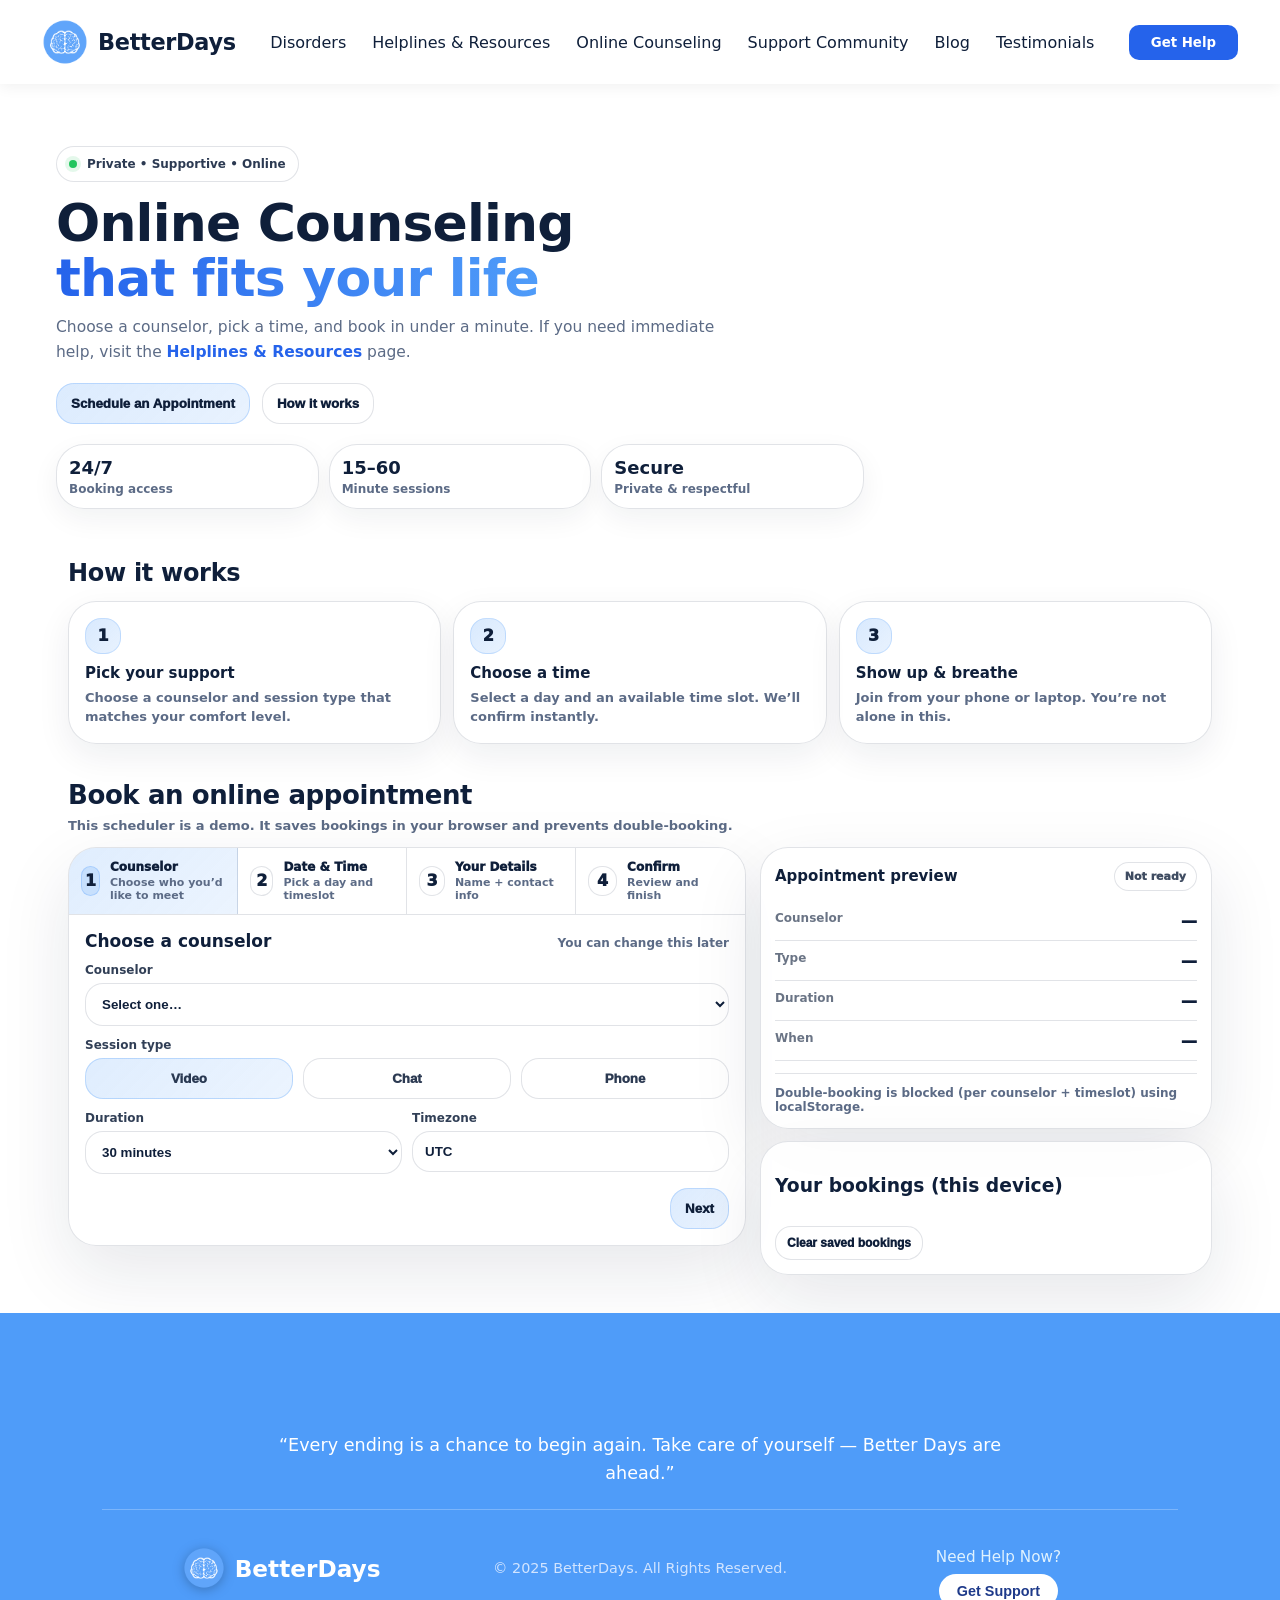
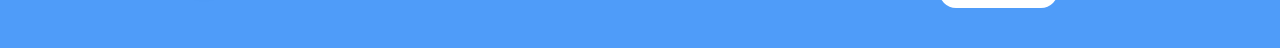
<file: OnlineCounselingPage/online-counseling.html>
<!DOCTYPE html>
<html lang="en">
<head>
  <meta charset="UTF-8" />
  <meta name="viewport" content="width=device-width, initial-scale=1.0"/>
  <title>BetterDays | Online Counseling</title>

  <link rel="stylesheet" href="online-counseling.css">
  <link rel="icon" type="image/x-icon" href="../Images/favicon.ico">
</head>
<body>

<!-- ===== HEADER ===== -->
<header id="mainHeader">
  <div class="logo">
    <img id="headerLogo" src="../Images/HeaderImage2.png" alt="BetterDays Logo">
    <a href="../index.html">BetterDays</a>
  </div>

  <nav>
    <a href="../DisordersPage/disorders.html">Disorders</a>
    <a href="../Helplines&ResourcesPage/resources.html">Helplines & Resources</a>
    <a href="../OnlineCounselingPage/online-counseling.html">Online Counseling</a>
    <a href="../ComumunityPage/community.html">Support Community</a>
    <a href="../BlogPage/blog.html">Blog</a>
    <a href="../TestimonialsPage/testimonial.html">Testimonials</a>
  </nav>

  <button class="cta">Get Help</button>
</header>

<main>
  <!-- HERO -->
  <section class="hero">
    <div class="hero-inner">
      <div class="hero-left">
        <div class="pill">
          <span class="dot"></span>
          Private • Supportive • Online
        </div>
        <h1>Online Counseling<br><span class="accent">that fits your life</span></h1>
        <p>
          Choose a counselor, pick a time, and book in under a minute.
          If you need immediate help, visit the <a href="/Helplines&ResourcesPage/resources.html">Helplines & Resources</a> page.
        </p>

        <div class="hero-actions">
          <button class="btn primary" onclick="document.querySelector('#scheduler').scrollIntoView({behavior:'smooth'})">
            Schedule an Appointment
          </button>
          <button class="btn ghost" onclick="document.querySelector('#how').scrollIntoView({behavior:'smooth'})">
            How it works
          </button>
        </div>

        <div class="hero-stats">
          <div class="stat">
            <h3>24/7</h3>
            <span>Booking access</span>
          </div>
          <div class="stat">
            <h3>15–60</h3>
            <span>Minute sessions</span>
          </div>
          <div class="stat">
            <h3>Secure</h3>
            <span>Private & respectful</span>
          </div>
        </div>
    </div>
  </section>

  <!-- HOW IT WORKS -->
  <section id="how" class="how">
    <h2>How it works</h2>
    <div class="how-grid">
      <div class="how-card">
        <div class="how-icon">1</div>
        <h3>Pick your support</h3>
        <p>Choose a counselor and session type that matches your comfort level.</p>
      </div>
      <div class="how-card">
        <div class="how-icon">2</div>
        <h3>Choose a time</h3>
        <p>Select a day and an available time slot. We’ll confirm instantly.</p>
      </div>
      <div class="how-card">
        <div class="how-icon">3</div>
        <h3>Show up & breathe</h3>
        <p>Join from your phone or laptop. You’re not alone in this.</p>
      </div>
    </div>
  </section>

  <!-- SCHEDULER -->
  <section id="scheduler" class="scheduler">
    <div class="scheduler-head">
      <h2>Book an online appointment</h2>
      <p class="sub">This scheduler is a demo. It saves bookings in your browser and prevents double-booking.</p>
    </div>

    <div class="scheduler-shell">
      <!-- LEFT: Steps + form -->
      <div class="steps">
        <div class="stepper" aria-label="Booking steps">
          <div class="step active" data-step="1">
            <div class="bubble">1</div>
            <div class="meta">
              <div class="label">Counselor</div>
              <div class="hint" id="hint1">Choose who you’d like to meet</div>
            </div>
          </div>
          <div class="step" data-step="2">
            <div class="bubble">2</div>
            <div class="meta">
              <div class="label">Date & Time</div>
              <div class="hint" id="hint2">Pick a day and timeslot</div>
            </div>
          </div>
          <div class="step" data-step="3">
            <div class="bubble">3</div>
            <div class="meta">
              <div class="label">Your Details</div>
              <div class="hint" id="hint3">Name + contact info</div>
            </div>
          </div>
          <div class="step" data-step="4">
            <div class="bubble">4</div>
            <div class="meta">
              <div class="label">Confirm</div>
              <div class="hint" id="hint4">Review and finish</div>
            </div>
          </div>
        </div>

        <!-- STEP PANELS -->
        <div class="panel-wrap">
          <!-- Step 1 -->
          <div class="panel active" data-panel="1">
            <div class="panel-title">
              <h3>Choose a counselor</h3>
              <span class="tiny">You can change this later</span>
            </div>

            <div class="field">
              <label for="counselor">Counselor</label>
              <select id="counselor">
                <option value="" selected disabled>Select one…</option>
                <option value="Jordan Lee">Jordan Lee — Anxiety & Stress</option>
                <option value="Avery Chen">Avery Chen — Depression & Mood</option>
                <option value="Sam Rivera">Sam Rivera — Relationships & Identity</option>
                <option value="Taylor Brooks">Taylor Brooks — School & Motivation</option>
              </select>
            </div>

            <div class="field">
              <label for="sessionType">Session type</label>
              <div class="segmented" role="tablist" aria-label="Session type">
                <button class="seg active" data-type="Video" type="button">Video</button>
                <button class="seg" data-type="Chat" type="button">Chat</button>
                <button class="seg" data-type="Phone" type="button">Phone</button>
              </div>
              <input type="hidden" id="sessionType" value="Video">
            </div>

            <div class="field two">
              <div>
                <label for="duration">Duration</label>
                <select id="duration">
                  <option value="30">30 minutes</option>
                  <option value="45">45 minutes</option>
                  <option value="60">60 minutes</option>
                </select>
              </div>
              <div>
                <label for="timezone">Timezone</label>
                <input id="timezone" type="text" readonly>
              </div>
            </div>

            <div class="actions">
              <button class="btn primary" id="toStep2" type="button">Next</button>
            </div>
          </div>

          <!-- Step 2 -->
          <div class="panel" data-panel="2">
            <div class="panel-title">
              <h3>Select date & time</h3>
              <span class="tiny">Times update based on counselor + duration</span>
            </div>

            <div class="calendar-shell">
              <div class="cal-top">
                <button class="icon-btn" id="prevMonth" type="button" aria-label="Previous month">‹</button>
                <div class="cal-title" id="calTitle">Month Year</div>
                <button class="icon-btn" id="nextMonth" type="button" aria-label="Next month">›</button>
              </div>

              <div class="cal-grid" id="calGrid" aria-label="Calendar"></div>
            </div>

            <div class="times">
              <div class="times-top">
                <div>
                  <div class="times-title">Available times</div>
                  <div class="times-sub" id="timesSub">Pick a date to see times.</div>
                </div>
                <button class="btn ghost small" id="clearTime" type="button">Clear</button>
              </div>

              <div class="time-grid" id="timeGrid"></div>
            </div>

            <div class="actions dual">
              <button class="btn ghost" id="backTo1" type="button">Back</button>
              <button class="btn primary" id="toStep3" type="button" disabled>Next</button>
            </div>
          </div>

          <!-- Step 3 -->
          <div class="panel" data-panel="3">
            <div class="panel-title">
              <h3>Your details</h3>
              <span class="tiny">We’ll use this to confirm your appointment</span>
            </div>

            <div class="field two">
              <div>
                <label for="fullName">Full name</label>
                <input id="fullName" type="text" placeholder="Your name">
              </div>
              <div>
                <label for="pronouns">Pronouns (optional)</label>
                <input id="pronouns" type="text" placeholder="e.g., he/him, she/her, they/them">
              </div>
            </div>

            <div class="field two">
              <div>
                <label for="email">Email</label>
                <input id="email" type="email" placeholder="you@example.com">
              </div>
              <div>
                <label for="phone">Phone (optional)</label>
                <input id="phone" type="tel" placeholder="(555) 123-4567">
              </div>
            </div>

            <div class="field">
              <label for="notes">Anything you want them to know? (optional)</label>
              <textarea id="notes" rows="4" placeholder="What you’re hoping to talk about, accessibility needs, etc."></textarea>
              <div class="tiny muted">If you’re in danger or need urgent help, use the helplines page.</div>
            </div>

            <div class="actions dual">
              <button class="btn ghost" id="backTo2" type="button">Back</button>
              <button class="btn primary" id="toStep4" type="button">Next</button>
            </div>
          </div>

          <!-- Step 4 -->
          <div class="panel" data-panel="4">
            <div class="panel-title">
              <h3>Confirm appointment</h3>
              <span class="tiny">Review the details before booking</span>
            </div>

            <div class="summary" id="summaryBox"></div>

            <div class="actions dual">
              <button class="btn ghost" id="backTo3" type="button">Back</button>
              <button class="btn primary" id="confirmBooking" type="button">Confirm Booking</button>
            </div>

            <div class="after" id="afterConfirm" hidden>
              <div class="after-card">
                <div class="check">✓</div>
                <h3>Booked!</h3>
                <p>Your appointment is saved in this browser. You can export it to your calendar, too.</p>
                <div class="after-actions">
                  <button class="btn ghost" id="downloadIcs" type="button">Download .ICS</button>
                  <button class="btn primary" id="bookAnother" type="button">Book Another</button>
                </div>
              </div>
            </div>
          </div>
        </div>
      </div>

      <!-- RIGHT: Live preview -->
      <aside class="live">
        <div class="live-card">
          <div class="live-title">
            <h3>Appointment preview</h3>
            <span class="chip" id="liveChip">Not ready</span>
          </div>

          <div class="live-row">
            <div class="live-k">Counselor</div>
            <div class="live-v" id="liveCounselor">—</div>
          </div>
          <div class="live-row">
            <div class="live-k">Type</div>
            <div class="live-v" id="liveType">—</div>
          </div>
          <div class="live-row">
            <div class="live-k">Duration</div>
            <div class="live-v" id="liveDuration">—</div>
          </div>
          <div class="live-row">
            <div class="live-k">When</div>
            <div class="live-v" id="liveWhen">—</div>
          </div>

          <div class="divider"></div>

          <div class="tiny muted">
            Double-booking is blocked (per counselor + timeslot) using localStorage.
          </div>
        </div>

        <div class="live-card mini-card">
          <h3>Your bookings (this device)</h3>
          <div class="bookings" id="bookingList"></div>
          <button class="btn ghost small" id="clearBookings" type="button">Clear saved bookings</button>
        </div>
      </aside>
    </div>
  </section>
</main>

<!-- ===== FOOTER ===== -->
<footer class="site-footer">

  <div class="footer-content">
    <p class="footer-quote">
      “Every ending is a chance to begin again. Take care of yourself — Better Days are ahead.”
    </p>

    <!-- Divider line -->
    <div class="footer-divider"></div>

    <div class="footer-bottom">
      <!-- Left -->
      <div class="footer-left">
        <img src="../Images/HeaderImage2.png" alt="BetterDays Logo">
        <h2 class="shimmer-text">BetterDays</h2>
      </div>

      <!-- Center -->
      <div class="footer-center">
        <p>© 2025 BetterDays. All Rights Reserved.</p>
      </div>

      <!-- Right -->
      <div class="footer-right">
        <h4>Need Help Now?</h4>
        <button class="footer-help-btn" onclick="scrollToResources()">Get Support</button>
      </div>
    </div>
  </div>
</footer>

<script src="online-counseling.js"></script>
</body>
</html>
</file>
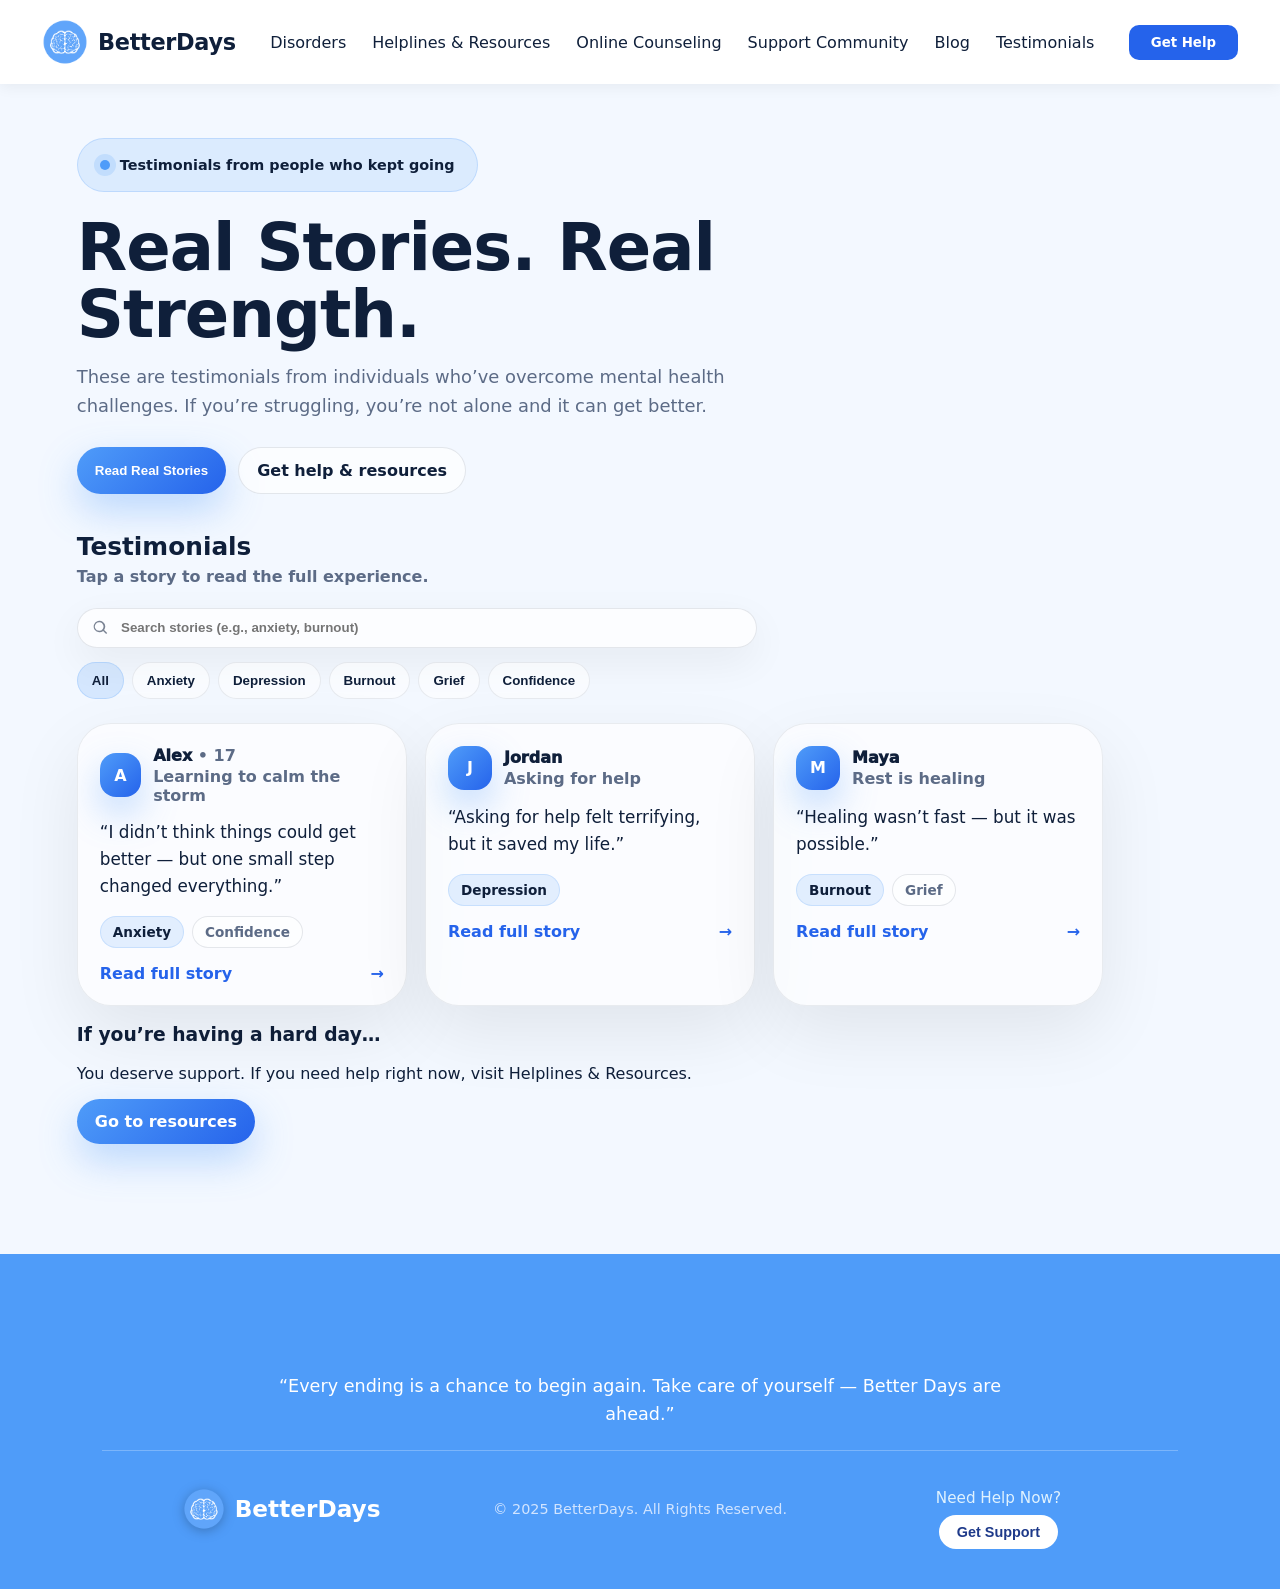
<file: TestimonialsPage/testimonial.html>
<!DOCTYPE html>
<html lang="en">
<head>
  <meta charset="UTF-8" />
  <title>BetterDays | Testimonials</title>
  <meta name="viewport" content="width=device-width, initial-scale=1.0"/>
  <link rel="icon" href="../Images/favicon.ico">
  <link rel="stylesheet" href="testimonial.css">
</head>
<body>
  
<!-- ===== HEADER ===== -->
<header id="mainHeader">
  <div class="logo">
    <img id="headerLogo" src="../Images/HeaderImage2.png" alt="BetterDays Logo">
    <a href="../index.html">BetterDays</a>
  </div>

  <nav>
    <a href="../DisordersPage/disorders.html">Disorders</a>
    <a href="../Helplines&ResourcesPage/resources.html">Helplines & Resources</a>
    <a href="../OnlineCounselingPage/online-counseling.html">Online Counseling</a>
    <a href="../ComumunityPage/community.html">Support Community</a>
    <a href="../BlogPage/blog.html">Blog</a>
    <a href="../TestimonialsPage/testimonial.html">Testimonials</a>
  </nav>

  <button class="cta">Get Help</button>
</header>
  
<main class="wrap">

<section class="hero hero-open">
  <div class="hero-left">
    <div class="pill">
      <span class="dot"></span>
      Testimonials from people who kept going
    </div>

    <h1>Real Stories. Real Strength.</h1>

    <p>
      These are testimonials from individuals who’ve overcome mental health challenges.
      If you’re struggling, you’re not alone  and it can get better.
    </p>

    <div class="hero-actions">
      <button class="btn primary" id="jumpToStories">
        Read Real Stories
        <span class="btn-shine" aria-hidden="true"></span>
      </button>
      <a class="btn ghost" href="/resources.html">Get help &amp; resources</a>
    </div>
  </div>
</section>


<section class="controls" id="stories">
  <div class="controls-left">
    <h2>Testimonials</h2>
    <p class="muted">Tap a story to read the full experience.</p>

    <!-- SEARCH -->
    <div class="search">
      <svg viewBox="0 0 24 24" aria-hidden="true">
        <path d="M10 18a8 8 0 1 1 5.293-14.293A8 8 0 0 1 10 18Zm0-2a6 6 0 1 0-4.243-10.243A6 6 0 0 0 10 16Zm9.707 4.293-4.2-4.2 1.414-1.414 4.2 4.2-1.414 1.414Z"/>
      </svg>
      <input id="searchInput" type="text" placeholder="Search stories (e.g., anxiety, burnout)" />
    </div>

    <!-- TOPIC CHIPS -->
    <div class="chips" id="chips">
      <button class="chip active" data-filter="all">All</button>
      <button class="chip" data-filter="Anxiety">Anxiety</button>
      <button class="chip" data-filter="Depression">Depression</button>
      <button class="chip" data-filter="Burnout">Burnout</button>
      <button class="chip" data-filter="Grief">Grief</button>
      <button class="chip" data-filter="Confidence">Confidence</button>
    </div>
  </div>
</section>


  <section class="grid" id="storyGrid">

    <article class="card" tabindex="0" data-tags="Anxiety Confidence" data-story="story1">
      <div class="card-top">
        <div class="avatar">A</div>
        <div class="who">
          <div class="name">Alex <span class="age">• 17</span></div>
          <div class="subtitle">Learning to calm the storm</div>
        </div>
      </div>

      <p class="quote">
        “I didn’t think things could get better — but one small step changed everything.”
      </p>

      <div class="tagrow">
        <span class="tag">Anxiety</span>
        <span class="tag soft">Confidence</span>
      </div>

      <div class="readmore">
        Read full story
        <span class="arrow">→</span>
      </div>
    </article>

    <article class="card" tabindex="0" data-tags="Depression" data-story="story2">
      <div class="card-top">
        <div class="avatar">J</div>
        <div class="who">
          <div class="name">Jordan</div>
          <div class="subtitle">Asking for help</div>
        </div>
      </div>

      <p class="quote">
        “Asking for help felt terrifying, but it saved my life.”
      </p>

      <div class="tagrow">
        <span class="tag">Depression</span>
      </div>

      <div class="readmore">
        Read full story
        <span class="arrow">→</span>
      </div>
    </article>

    <article class="card" tabindex="0" data-tags="Burnout Grief" data-story="story3">
      <div class="card-top">
        <div class="avatar">M</div>
        <div class="who">
          <div class="name">Maya</div>
          <div class="subtitle">Rest is healing</div>
        </div>
      </div>

      <p class="quote">
        “Healing wasn’t fast — but it was possible.”
      </p>

      <div class="tagrow">
        <span class="tag">Burnout</span>
        <span class="tag soft">Grief</span>
      </div>

      <div class="readmore">
        Read full story
        <span class="arrow">→</span>
      </div>
    </article>

  </section>

  <section class="cta">
    <div class="cta-inner">
      <h3>If you’re having a hard day…</h3>
      <p>
        You deserve support. If you need help right now, visit Helplines & Resources.
      </p>
      <a class="btn primary" href="/Helplines&ResourcesPage/resources.html">Go to resources</a>
    </div>
  </section>

</main>

<!-- Modal -->
<div class="modal" id="storyModal" aria-hidden="true">
  <div class="modal-backdrop" data-close="1"></div>

  <div class="modal-panel" role="dialog" aria-modal="true" aria-labelledby="modalTitle">
    <div class="modal-head">
      <div>
        <div class="modal-kicker" id="modalKicker">Testimonial</div>
        <h3 class="modal-title" id="modalTitle">Story</h3>
      </div>

      <div class="modal-actions">
        <button class="btn small ghost" id="copyStoryBtn">Copy story</button>
        <button class="btn small primary" id="closeModalBtn">Exit</button>
      </div>
    </div>

    <div class="modal-body">
      <div class="modal-tags" id="modalTags"></div>
      <div class="story" id="storyText"></div>
    </div>
  </div>
</div>

<!-- ===== FOOTER ===== -->
<footer class="site-footer">

  <div class="footer-content">
    <p class="footer-quote">
      “Every ending is a chance to begin again. Take care of yourself — Better Days are ahead.”
    </p>

    <!-- Divider line -->
    <div class="footer-divider"></div>

    <div class="footer-bottom">
      <!-- Left -->
      <div class="footer-left">
        <img src="../Images/HeaderImage2.png" alt="BetterDays Logo">
        <h2 class="shimmer-text">BetterDays</h2>
      </div>

      <!-- Center -->
      <div class="footer-center">
        <p>© 2025 BetterDays. All Rights Reserved.</p>
      </div>

      <!-- Right -->
      <div class="footer-right">
        <h4>Need Help Now?</h4>
        <button class="footer-help-btn" onclick="scrollToResources()">Get Support</button>
      </div>
    </div>
  </div>
</footer>

<script src="testimonial.js"></script>
</body>
</html>
</file>
<file: BlogPage/blog.css>
:root{
  --sky:#EAF3FF;
  --mist:#F6FBFF;

  --surface:rgba(255,255,255,.82);
  --surface2:rgba(255,255,255,.92);

  --navy:#0F1F3A;
  --muted:#5C6B86;
  --stroke:rgba(15,31,58,.12);

  --primary:#4F9CF9;
  --deep:#2563EB;

  --radius:28px;
  --shadow:0 26px 70px rgba(15,31,58,.12);
}



*{box-sizing:border-box;font-family:system-ui,-apple-system,BlinkMacSystemFont;}
body{
  margin:0;
  color:var(--navy);
  background: #f3f8ff;
  overflow-x:hidden;
}

.featured{
  padding: 54px 46px 18px;
  max-width: none;
  margin: 0;
  text-align: left;
  animation: fadeUp .55s ease both;
}
.featured h1{
  font-size: 3rem;
  margin: 14px 0 10px;
  letter-spacing: -.02em;
}

.featured p{
  margin: 0 0 16px;
  color: var(--muted);
  font-size: 1.12rem;
  line-height: 1.65;
  max-width: 720px;
}

.featured-meta{
  display:flex;
  flex-wrap:wrap;
  gap:10px;
  color: var(--muted);
  font-weight: 750;
  margin-bottom: 18px;
}

.pill{
  display:inline-block;
  padding:8px 12px;
  border-radius:999px;
  background:rgba(79,156,249,.14);
  color:var(--deep);
  font-weight:800;
  font-size:.82rem;
}

.s1{left:60px;top:20px;}
.s2{right:40px;top:140px;animation-delay:.9s;}

/* CONTROLS */
.controls{
  padding:18px 46px 10px;
  display:flex;
  gap:14px;
  align-items:center;
  flex-wrap:wrap;
}
.search{
  flex:1;
  min-width: 260px;
  display:flex;
  align-items:center;
  background:var(--surface2);
  border:1px solid var(--stroke);
  border-radius:18px;
  padding:10px 12px;
  box-shadow:0 10px 30px rgba(15,31,58,.06);
}
.search input{
  border:none;
  outline:none;
  width:100%;
  background:transparent;
  font-size:1rem;
  color:var(--navy);
}
.search button{
  border:none;
  background:rgba(15,31,58,.06);
  border:1px solid var(--stroke);
  width:34px;height:34px;
  border-radius:12px;
  cursor:pointer;
  font-weight:900;
  color:var(--muted);
}

.filters{
  display:flex;
  gap:10px;
  flex-wrap:wrap;
}
.filters button{
  padding:10px 14px;
  border-radius:999px;
  border:1px solid var(--stroke);
  background:rgba(255,255,255,.55);
  cursor:pointer;
  font-weight:800;
  color:var(--navy);
  transition: transform .18s ease, background .18s ease;
}
.filters button:hover{transform: translateY(-2px);}
.filters button.active{
  background:linear-gradient(90deg,var(--primary),var(--deep));
  color:#fff;
  border:none;
}

/* QUICK TOOLS */
.quick-tools{
  padding:22px 46px 6px;
}
.quick-tools h2{
  margin:8px 0 12px;
  font-size:1.25rem;
  letter-spacing:-.01em;
}
.tools-grid{
  display:grid;
  grid-template-columns: repeat(auto-fit, minmax(240px, 1fr));
  gap:16px;
}
.tool-card{
  text-align:left;
  border-radius:22px;
  padding:18px 18px;
  background:var(--surface);
  border:1px solid var(--stroke);
  box-shadow:0 14px 36px rgba(15,31,58,.08);
  cursor:pointer;
  transition: transform .22s ease, box-shadow .22s ease;
}
.tool-card:hover{
  transform: translateY(-4px);
  box-shadow:0 22px 54px rgba(15,31,58,.12);
}
.tool-card h3{margin:0 0 6px;}
.tool-card p{margin:0;color:var(--muted);line-height:1.55;}

/* BLOG GRID */
.blog-grid{
  padding: 18px 46px 70px;
  display:grid;
  grid-template-columns: repeat(auto-fit, minmax(280px, 1fr));
  gap:18px;
}
.blog-card{
  background:var(--surface);
  border:1px solid var(--stroke);
  border-radius:var(--radius);
  box-shadow:0 18px 45px rgba(15,31,58,.10);
  padding:22px;
  transition: transform .22s ease, box-shadow .22s ease;
  animation: fadeUp .55s ease both;
}
.blog-card:hover{
  transform: translateY(-6px);
  box-shadow:0 28px 70px rgba(15,31,58,.16);
}
.topline{
  display:flex;
  justify-content:space-between;
  align-items:center;
  gap:10px;
}
.readtime{color:var(--muted);font-weight:800;font-size:.9rem;}

.blog-card h3{margin:12px 0 8px;letter-spacing:-.01em;}
.blog-card p{margin:0;color:var(--muted);line-height:1.6;}
.card-meta{
  margin-top:12px;
  color:rgba(92,107,134,.95);
  font-weight:700;
  display:flex; gap:8px; flex-wrap:wrap;
}
.link-btn{
  margin-top:14px;
  border:none;
  background:transparent;
  color:var(--deep);
  font-weight:900;
  cursor:pointer;
  padding:0;
}

/* TAG COLORS */
.tag{
  font-size:.76rem;
  padding:6px 12px;
  border-radius:999px;
  font-weight:900;
}
.anxiety{background:#E0ECFF;color:#2563EB;}
.depression{background:#E9E7FF;color:#5B21B6;}
.selfcare{background:#E6F7EE;color:#15803D;}
.school{background:#FFF2E2;color:#C2410C;}
.coping{background:#E8F7FF;color:#0B7285;}

/* FOOTER */
footer{
  text-align:center;
  padding:30px 18px;
  color:var(--muted);
}

/* === ARTICLE MODAL BUTTON POLISH (ONLY THESE TWO) === */
.modal-actions{
  display:flex;
  gap:14px;
  margin-top:20px;
}

/* Shared look */
.modal-actions .primary-btn,
.modal-actions .secondary-btn{
  flex:1;
  min-height:48px;
  padding:14px 18px;
  border-radius:16px;
  font-size:.95rem;
  font-weight:800;
  letter-spacing:.01em;

  display:flex;
  align-items:center;
  justify-content:center;

  transition:
    transform .15s ease,
    box-shadow .15s ease,
    background .15s ease,
    color .15s ease;
}

/* COPY ARTICLE (soft, calm) */
.modal-actions .secondary-btn{
  background:rgba(15,31,58,.05);
  border:1px solid rgba(15,31,58,.12);
  color:var(--navy);
}

.modal-actions .secondary-btn:hover{
  background:rgba(15,31,58,.08);
  transform: translateY(-1px);
}

/* DONE / EXIT (clear but not aggressive) */
.modal-actions .primary-btn{
  background:linear-gradient(90deg,#5FA8FF,#3B82F6);
  box-shadow: 0 10px 28px rgba(59,130,246,.30);
}

.modal-actions .primary-btn:hover{
  transform: translateY(-1px);
  box-shadow: 0 14px 36px rgba(59,130,246,.38);
}

/* Pressed */
.modal-actions .primary-btn:active,
.modal-actions .secondary-btn:active{
  transform: translateY(0);
  box-shadow:none;
}

/* Mobile: full-width stacked feels better */
@media (max-width: 700px){
  .modal-actions{
    flex-direction:column;
  }
}

/* === MICRO ANIMS (ONLY MODAL COPY + DONE) === */
.modal-actions .primary-btn,
.modal-actions .secondary-btn{
  position: relative;
  overflow: hidden;
  transform: translateZ(0);
}

/* subtle “shine” sweep on hover */
.modal-actions .primary-btn::after,
.modal-actions .secondary-btn::after{
  content:"";
  position:absolute;
  top:-30%;
  left:-60%;
  width:40%;
  height:160%;
  background: linear-gradient(90deg, rgba(255,255,255,0), rgba(255,255,255,.28), rgba(255,255,255,0));
  transform: rotate(18deg);
  opacity: 0;
  pointer-events:none;
}

.modal-actions .primary-btn:hover::after,
.modal-actions .secondary-btn:hover::after{
  opacity: 1;
  animation: modalShine .75s ease forwards;
}

@keyframes modalShine{
  from{ left:-60%; }
  to{ left:130%; }
}

/* gentle “breath” for Done when modal opens */
.modal.open .modal-actions .primary-btn{
  animation: modalBreath 1.1s ease 1;
}

@keyframes modalBreath{
  0%{ transform: scale(1); }
  35%{ transform: scale(1.02); }
  100%{ transform: scale(1); }
}

/* copied state micro pop */
.modal-actions .secondary-btn.copied{
  animation: copiedPop .35s ease;
  background: rgba(34,197,94,.12) !important;
  border-color: rgba(34,197,94,.28) !important;
}

@keyframes copiedPop{
  0%{ transform: scale(1); }
  55%{ transform: scale(1.03); }
  100%{ transform: scale(1); }
}

/* MODAL */
.modal{
  position:fixed;
  inset:0;
  display:none;
  place-items:center;
  background:rgba(15,31,58,.45);
  z-index:50;
  padding:22px;
}
.modal.open{display:grid;}
.modal-card{
  width:min(880px, 96vw);
  max-height: 86vh;
  overflow:auto;
  background:linear-gradient(180deg,rgba(255,255,255,.95),rgba(255,255,255,.88));
  border:1px solid var(--stroke);
  border-radius:32px;
  box-shadow:0 40px 120px rgba(0,0,0,.25);
  position:relative;
}
.modal-close{
  position:sticky;
  top:14px;
  margin-left:auto;
  display:block;
  margin-right:14px;
  width:42px;height:42px;
  border-radius:14px;
  border:1px solid var(--stroke);
  background:rgba(15,31,58,.06);
  cursor:pointer;
  font-weight:1000;
  color:var(--navy);
}
.modal-content{padding:6px 28px 28px;}
.modal-head{
  display:flex;
  gap:10px;
  align-items:center;
  margin-top:4px;
  color:var(--muted);
  font-weight:900;
}
.modal-tag{
  padding:6px 12px;
  border-radius:999px;
  background:rgba(79,156,249,.16);
  color:var(--deep);
}
.modal-read{opacity:.9}
.modal-content h2{
  margin:12px 0 6px;
  letter-spacing:-.02em;
  font-size:2rem;
}
.modal-sub{margin:0 0 14px;color:var(--muted);font-weight:700;line-height:1.6;}
.modal-body{
  color:var(--navy);
  line-height:1.8;
  font-weight:650;
}
.modal-body h3{margin:18px 0 8px;}
.modal-body ul{margin:8px 0 8px 18px;}
.modal-actions{
  display:flex;
  gap:10px;
  margin-top:18px;
  flex-wrap:wrap;
}
.disclaimer{
  margin-top:14px;
  color:rgba(92,107,134,.95);
  font-weight:750;
  border-top:1px solid var(--stroke);
  padding-top:14px;
}

/* ANIMS */
@keyframes fadeUp{
  from{opacity:0;transform: translateY(10px);}
  to{opacity:1;transform: translateY(0);}
}
@keyframes floaty{
  0%,100%{transform: translateY(0);}
  50%{transform: translateY(-10px);}
}
@keyframes spin{to{transform: rotate(360deg);}}
@keyframes pop{
  0%,100%{transform: scale(1);opacity:.9;}
  50%{transform: scale(1.06);opacity:1;}
}

/* MOBILE */
@media (max-width: 900px){
  header{padding:16px 18px;}
  .featured{padding:22px 18px 8px;}
  .featured-card{grid-template-columns: 1fr; padding:22px;}
  .featured-visual{min-height:170px;}
  .controls{padding:14px 18px 6px;}
  .quick-tools{padding:18px 18px 6px;}
  .blog-grid{padding: 14px 18px 58px;}
}

/* === READ FEATURED ARTICLE (HERO BUTTON ONLY) === */
#openFeatured{
  margin-top: 10px;
  padding: 14px 22px;
  border-radius: 999px; /* pill = friendly */
  font-size: 1rem;
  font-weight: 850;
  letter-spacing: .01em;

  background: linear-gradient(
    90deg,
    rgba(79,156,249,.95),
    rgba(37,99,235,.95)
  );

  box-shadow:
    0 14px 32px rgba(37,99,235,.28),
    inset 0 1px 0 rgba(255,255,255,.35);

  transition:
    transform .18s ease,
    box-shadow .18s ease,
    filter .18s ease;
}

/* hover: gentle lift, not aggressive */
#openFeatured:hover{
  transform: translateY(-2px);
  box-shadow:
    0 18px 40px rgba(37,99,235,.34),
    inset 0 1px 0 rgba(255,255,255,.45);
  filter: brightness(1.03);
}

/* press: soft, reassuring */
#openFeatured:active{
  transform: translateY(0);
  box-shadow:
    0 10px 22px rgba(37,99,235,.24),
    inset 0 2px 4px rgba(0,0,0,.12);
}

/* subtle attention draw on page load */
.featured #openFeatured{
  animation: heroButtonIn .6s ease both;
}

@keyframes heroButtonIn{
  from{
    opacity:0;
    transform: translateY(6px);
  }
  to{
    opacity:1;
    transform: translateY(0);
  }
}

/* === HERO BUTTON MICRO ANIMS (READ FEATURED ARTICLE ONLY) === */
#openFeatured{
  position: relative;
  overflow: hidden;
  transform: translateZ(0);
}

/* subtle shine sweep (same language as modal buttons) */
#openFeatured::after{
  content:"";
  position:absolute;
  top:-30%;
  left:-70%;
  width:40%;
  height:160%;
  background: linear-gradient(
    90deg,
    rgba(255,255,255,0),
    rgba(255,255,255,.35),
    rgba(255,255,255,0)
  );
  transform: rotate(18deg);
  opacity: 0;
  pointer-events:none;
}

/* hover shine */
#openFeatured:hover::after{
  opacity:1;
  animation: heroShine .85s ease forwards;
}

@keyframes heroShine{
  from{ left:-70%; }
  to{ left:140%; }
}

/* gentle “breath” on page load */
.featured #openFeatured{
  animation: heroBreath 1.2s ease .15s both;
}

@keyframes heroBreath{
  0%{ transform: scale(1); opacity:0; }
  40%{ transform: scale(1.04); opacity:1; }
  100%{ transform: scale(1); }
}

/* micro press feedback */
#openFeatured:active{
  transform: scale(.97);
}

:root{
  --font-main: system-ui, -apple-system, Segoe UI, Inter, Arial, sans-serif;

  /* BetterDays palette (define here so it NEVER goes missing) */
  --navy: #0F1F3A;
  --primary: #4F9CF9;
  --deep: #2563EB;

  /* Header aliases */
  --text-dark: var(--navy);
  --blue-light: var(--primary);
  --blue-dark: var(--deep);

  --header-h: 84px;
}

/* Target YOUR id explicitly */
#mainHeader{
  position: fixed !important;
  top: 0 !important;
  left: 0 !important;
  width: 100% !important;
  height: var(--header-h) !important;

  background: rgba(255,255,255,0.96) !important;
  backdrop-filter: blur(10px) !important;
  box-shadow: 0 3px 14px rgba(0,0,0,0.06) !important;

  display: flex !important;
  align-items: center !important;
  justify-content: space-between !important;
  gap: 18px !important;

  padding: 18px 42px !important;
  box-sizing: border-box !important;

  z-index: 999999 !important;
  font-family: var(--font-main) !important;

  overflow: visible !important; /* prevent underline clipping */
}

/* Logo */
#mainHeader .logo{
  display:flex !important;
  align-items:center !important;
  gap:10px !important;
  flex: 0 0 auto !important;
}
#mainHeader .logo img{
  height:46px !important;
  width:46px !important;
}
#mainHeader .logo a{
  margin:0 !important;
  font-size:1.4rem !important;
  font-weight:700 !important;
  color: var(--text-dark) !important;
  letter-spacing:-0.3px !important;
  text-decoration:none;
}

/* Nav layout (do NOT hide overflow or the underline gets cut) */
#mainHeader nav{
  display:flex !important;
  gap:26px !important;
  flex: 1 !important;
  justify-content:center !important;
  min-width: 0 !important;

  overflow: visible !important; /* CRITICAL */
}

/* Links */
#mainHeader nav a{
  color: var(--text-dark) !important;
  text-decoration:none !important;
  font-weight:500 !important;
  font-size:1rem !important;

  position:relative !important;
  display:inline-block !important; /* helps ::after sizing */
  white-space:nowrap !important;

  transition: color .25s ease, transform .1s ease !important;
}

#mainHeader nav a:hover{

  transform: translateY(-1px) !important;
}

/* Grow bar underline */
#mainHeader nav a::after{
  content:"" !important;
  position:absolute !important;
  left:0 !important;
  bottom:-6px !important;

  width:0 !important;
  height:2px !important;
  border-radius:2px !important;

  background: var(--blue-light) !important;
  transition: width .3s ease !important;
}

/* Hover + active */
#mainHeader nav a:hover::after,
#mainHeader nav a.active::after{
  width:100% !important;
}

/* CTA */
#mainHeader .cta{
  flex: 0 0 auto !important;
  white-space: nowrap !important;

  background: var(--blue-dark) !important;
  color:#fff !important;
  border:none !important;

  padding:10px 22px !important;
  border-radius:10px !important;
  font-weight:700 !important;
  cursor:pointer !important;

  font-family: var(--font-main) !important;
  transition: background .3s ease, transform .2s ease !important;
}
#mainHeader .cta:hover{
  background: var(--blue-light) !important;
  transform: translateY(-2px) !important;
}

/* Responsive: keep CTA visible */
@media (max-width: 820px){
  #mainHeader nav{ display:none !important; }

  :root{ --header-h: 76px; }
  body{ padding-top: var(--header-h) !important; }

  #mainHeader{
    height: var(--header-h) !important;
    padding: 14px 18px !important;
  }

  #mainHeader .logo h2{ font-size:1.25rem !important; }
}

#mainHeader{
  position: static !important;
  top: auto !important;
  left: auto !important;
  right: auto !important;
  bottom: auto !important;
}

/* ===== FOOTER ===== */
.site-footer {
  position: relative;
  background: var(--blue-light);
  color: white;
  overflow: hidden;
  padding: 100px 8% 40px; /* was huge */
}

.footer-content {
  position: relative;
  z-index: 2;
  display: flex;
  flex-direction: column;
  align-items: center;
  text-align: center;
}

.footer-quote {
  font-size: 1.1rem;
  font-weight: 300;
  line-height: 1.6;
  color: #fff;
  max-width: 760px;
  margin-bottom: 22px; /* smaller */
}

/* Divider */
.footer-divider {
  width: 100%;
  max-width: 1100px;
  height: 1px;
  background: rgba(255, 255, 255, 0.25);
  margin-bottom: 18px;
}

/* Bottom layout */
.footer-bottom {
  display: grid;
  grid-template-columns: 1fr 1fr 1fr;
  align-items: center;
  justify-items: center;
  width: 100%;
  max-width: 1100px;
  margin: 0 auto;
}

/* Left */
.footer-left {
  display: flex;
  align-items: center;
  justify-content: center;
  gap: 10px;
}

.footer-left img {
  height: 42px;
  width: 42px;
  filter: drop-shadow(0 2px 6px rgba(0,0,0,0.25));
}

.shimmer-text {
  font-size: 1.45rem;
  font-weight: 700;
  background: #fff;
  background-clip: text;
  -webkit-background-clip: text;
  color: transparent;
  -webkit-text-fill-color: transparent;
}

/* Center */
.footer-center p {
  font-size: 0.9rem;
  color: #D1E4FF;
}

/* Right */
.footer-right {
  text-align: center;
}

.footer-right h4 {
  font-size: 0.95rem;
  font-weight: 500;
  color: #E0F2FE;
  margin-bottom: 8px;
}

.footer-help-btn {
  background: #fff;
  color: #1E3A8A;
  border: none;
  padding: 9px 18px;
  border-radius: 999px;
  font-size: 0.9rem;
  font-weight: 600;
  cursor: pointer;
  transition: transform 0.2s ease, background 0.2s ease;
}

.footer-help-btn:hover {
  background: #E0E7FF;
  transform: translateY(-1px);
}

/* Responsive */
@media (max-width: 768px) {
  .site-footer { padding: 42px 8% 24px; }

  .footer-bottom {
    grid-template-columns: 1fr;
    gap: 18px;
  }

  .footer-left {
    flex-direction: column;
    gap: 8px;
  }
}
</file>
<file: DisordersPage/disorders.css>
/* ===== NORMAL HEADER STYLE (BetterDays Consistent Look) ===== */
:root {
  --blue-dark: #1E3A8A;
  --blue-light: #60A5FA;
  --text-dark: #1F2937;
  --font-main: 'Inter', system-ui, -apple-system, 'Segoe UI', Roboto, Helvetica, Arial, sans-serif;
}

/* Initial page fade */
body {
  opacity: 0;
  transition: opacity 0.6s ease;
}

body.page-loaded {
  opacity: 1;
}


/* Base header */
header {
  position: fixed;
  top: 0;
  left: 0;
  width: 100%;
  background: rgba(255, 255, 255, 0.96);
  backdrop-filter: blur(10px);
  box-shadow: 0 3px 14px rgba(0, 0, 0, 0.06);
  display: flex;
  align-items: center;
  justify-content: space-between;
  padding: 18px 42px;
  box-sizing: border-box;
  z-index: 999;
  font-family: var(--font-main);
}

/* Logo */
.logo {
  display: flex;
  align-items: center;
  gap: 10px;
}

.logo img {
  height: 46px;
  width: 46px;
}

.logo a {
  font-size: 1.4rem;
  font-weight: 700;
  color: var(--text-dark);
  letter-spacing: -0.3px;
  margin: 0;
  text-decoration:none;
}

/* Navigation */
nav {
  display: flex;
  gap: 26px;
}

nav a {
  color: var(--text-dark);
  text-decoration: none;
  font-weight: 500;
  font-size: 1rem;
  transition: color 0.25s ease, transform 0.1s ease;
  position: relative;
}

nav a:hover {
  color: var(--blue-dark);
  transform: translateY(-1px);
}

nav a::after {
  content: "";
  position: absolute;
  bottom: -6px;
  left: 0;
  width: 0;
  height: 2px;
  background: var(--blue-light);
  border-radius: 2px;
  transition: width 0.3s ease;
}

nav a:hover::after,
nav a.active::after {
  width: 100%;
}

/* CTA Button */
.cta {
  background: var(--blue-dark);
  color: #fff;
  border: none;
  padding: 10px 22px;
  border-radius: 8px;
  font-weight: 600;
  cursor: pointer;
  font-family: var(--font-main);
  transition: 0.3s ease;
}

.cta:hover {
  background: var(--blue-light);
  transform: translateY(-2px);
}

/* -------------------------------------- */
/* RESET FOR BETTERDAYS HEADER SUPPORT    */
/* -------------------------------------- */

body {
  margin: 0;
  font-family: "Inter", sans-serif;
  background: #f3f8ff;
  color: #0f172a;
}

/* Your existing BetterDays header is fixed — this adds spacing */
#mainHeader {
  position: fixed;
  top: 0;
  left: 0;
  width: 100%;
  z-index: 999;
}

/* Push content below header */
.content {
  max-width: 850px;
  margin: 140px auto 40px; /* <-- adjusts depending on header height */
  padding: 0 40px;
}



/* -------------------------------------- */
/* FLOATING SIDEBAR FIXED UNDER HEADER    */
/* -------------------------------------- */

.sidebar {
  position: fixed;
  top: 150px; /* clears your header */
  left: 20px;
  transform: none;
  z-index: 800;
}

.sidebar ul {
  list-style: none;
  padding: 0;
  margin: 0;
}

.sidebar li {
  padding: 12px 18px;
  margin: 10px 0;
  background: rgba(255, 255, 255, 0.55);
  backdrop-filter: blur(10px);
  border-radius: 18px;
  cursor: pointer;
  font-weight: 500;
  border-left: 4px solid transparent;
  transition: 0.25s;
}

.sidebar li:hover {
  border-left: 4px solid #60a5fa;
  transform: translateX(5px);
}



/* -------------------------------------- */
/* CATEGORY TITLES                        */
/* -------------------------------------- */

.category h2 {
  font-size: 32px;
  color: #1e3a8a;
  padding-bottom: 10px;
  border-bottom: 2px solid #d8eafe;
  margin-top: 40px;
}



/* -------------------------------------- */
/* DISORDER SECTIONS                      */
/* -------------------------------------- */

.disorder {
  margin: 25px 0;
}

.disorder-header {
  width: 100%;
  background: none;
  border: none;
  padding: 15px 0;
  font-size: 20px;
  cursor: pointer;
  display: flex;
  justify-content: space-between;
  border-bottom: 1px solid #d9e7fa;
  color: #0f172a;
}

.disorder-header:hover {
  color: #1e3a8a;
}

.arrow {
  transition: 0.3s;
}

.disorder-header.active .arrow {
  transform: rotate(180deg);
}

/* Expand animation */
.disorder-body {
  max-height: 0;
  overflow: hidden;
  transition: max-height 0.35s ease;
}



/* -------------------------------------- */
/* SUBTOPIC STRIPS                        */
/* -------------------------------------- */

.sidebar li.active {
  border-left: 4px solid #1e3a8a;
  background: rgba(255, 255, 255, 0.8);
  font-weight: 600;
  transform: translateX(5px);
}

.subtopic-strip {
  margin: 24px 0;
  padding: 0;
}

.subtopic-strip h3 {
  margin-bottom: 6px;
  font-size: 22px;
  color: #1e3a8a;
}

.subtopic-strip p {
  margin: 0;
  line-height: 1.6;
  color: #374151;
}


/* Gray info box */
.info-box {
  background: #e5e7eb;
  padding: 25px;
  border-radius: 12px;
  margin-bottom: 30px;
}

.info-box h2 {
  margin: 0 0 8px;
  color: #1f2937;
}

/* Hide all disorder sections by default */
.hidden {
  display: none;
}

/* Styling disorder title */
.disorder-section > h3 {
  font-size: 26px;
  margin-bottom: 20px;
  color: #1e3a8a;
}

.page-links {
  margin-top: 10px;
  display: flex;
  flex-direction: column;
  gap: 6px;
}

.page-link {
  color: #1e3a8a;
  text-decoration: underline;
  font-weight: 500;
  cursor: pointer;
  transition: 0.2s;
}

.page-link:hover {
  color: #0f172a;
  letter-spacing: 0.3px;
}

.disorder-title {
  font-size: 36px;
  font-weight: 700;
  margin-bottom: 20px;
  color: #374151; /* dark gray */
}

.disorder-section p {
  font-size: 18px;
  color: #374151;
  line-height: 1.7;
  margin-bottom: 18px;
}

.text-list {
  margin: 15px 0;
  padding-left: 20px;
}

.text-list li {
  font-size: 18px;
  color: #2563eb; /* blue links */
  margin-bottom: 8px;
  list-style-type: disc;
}

.text-lists li {
  font-size: 18px;
  color: #0f172a; 
  margin-bottom: 8px;
  list-style-type: disc;
}

.sub-link {
  color: #2563eb;
  cursor: pointer;
  text-decoration: underline;
}

.sub-link:hover {
  color: #1e3a8a;
}

.fade-target {
  opacity: 0;
  transform: translateY(10px);
  transition: opacity 0.4s ease, transform 0.4s ease;
}

.fade-in {
  opacity: 1 !important;
  transform: translateY(0) !important;
}

#infoBox {
  opacity: 0;
  transform: translateY(10px);
  transition: opacity 0.4s ease, transform 0.4s ease;
}

#infoBox.fade-in {
  opacity: 1 !important;
  transform: translateY(0) !important;
}

.default-view { 
  margin-top: 10px;
}

.default-view .note {
  margin-top: 18px;
  color: #475569;
  font-size: 16px;
  line-height: 1.6;
}

/* ===== FOOTER ===== */
.site-footer {
  position: relative;
  background: var(--blue-light);
  color: white;
  overflow: hidden;
  padding: 100px 8% 40px; /* was huge */
}

.footer-content {
  position: relative;
  z-index: 2;
  display: flex;
  flex-direction: column;
  align-items: center;
  text-align: center;
}

.footer-quote {
  font-size: 1.1rem;
  font-weight: 300;
  line-height: 1.6;
  color: #fff;
  max-width: 760px;
  margin-bottom: 22px; /* smaller */
}

/* Divider */
.footer-divider {
  width: 100%;
  max-width: 1100px;
  height: 1px;
  background: rgba(255, 255, 255, 0.25);
  margin-bottom: 18px;
}

/* Bottom layout */
.footer-bottom {
  display: grid;
  grid-template-columns: 1fr 1fr 1fr;
  align-items: center;
  justify-items: center;
  width: 100%;
  max-width: 1100px;
  margin: 0 auto;
}

/* Left */
.footer-left {
  display: flex;
  align-items: center;
  justify-content: center;
  gap: 10px;
}

.footer-left img {
  height: 42px;
  width: 42px;
  filter: drop-shadow(0 2px 6px rgba(0,0,0,0.25));
}

.shimmer-text {
  font-size: 1.45rem;
  font-weight: 700;
  background: #fff;
  background-clip: text;
  -webkit-background-clip: text;
  color: transparent;
  -webkit-text-fill-color: transparent;
}

/* Center */
.footer-center p {
  font-size: 0.9rem;
  color: #D1E4FF;
}

/* Right */
.footer-right {
  text-align: center;
}

.footer-right h4 {
  font-size: 0.95rem;
  font-weight: 500;
  color: #E0F2FE;
  margin-bottom: 8px;
}

.footer-help-btn {
  background: #fff;
  color: #1E3A8A;
  border: none;
  padding: 9px 18px;
  border-radius: 999px;
  font-size: 0.9rem;
  font-weight: 600;
  cursor: pointer;
  transition: transform 0.2s ease, background 0.2s ease;
}

.footer-help-btn:hover {
  background: #E0E7FF;
  transform: translateY(-1px);
}

/* Responsive */
@media (max-width: 768px) {
  .site-footer { padding: 42px 8% 24px; }

  .footer-bottom {
    grid-template-columns: 1fr;
    gap: 18px;
  }

  .footer-left {
    flex-direction: column;
    gap: 8px;
  }
}
</file>
<file: Helplines&ResourcesPage/resources.css>
/* BetterDays | Helplines & Resources (Conversation Flow) */
/* File: /Resources/resources.css */

:root{
  /* BetterDays palette */
  --sky: #EAF3FF;          /* page background */
  --mist: #F6FBFF;         /* subtle highlights */
  --surface: rgba(255,255,255,.70);
  --surface2: rgba(255,255,255,.86);

  --navy: #0F1F3A;         /* main text (soft navy) */
  --muted: #5C6B86;        /* muted text */
  --stroke: rgba(15,31,58,.12);

  --primary: #4F9CF9;      /* BetterDays blue */
  --primary2:#60A5FA;      /* lighter blue */
  --deep: #2563EB;         /* deeper blue for emphasis */

  --ok: #22C55E;           /* minimal green for “soft” badges */
  --warn: #EF4444;         /* crisis only */

  --radius: 28px;
  --shadow: 0 26px 70px rgba(15,31,58,.10);
}

*{ box-sizing:border-box; }


body{
  margin:0;
  font-family: system-ui, -apple-system, Segoe UI, Inter, Arial, sans-serif;
  color: var(--navy);
  background: #f3f8ff;
  overflow-x:hidden;
}

/* Make sure background effects never cover header */
.ambient{ z-index: 0; }
.page{ position: relative; z-index: 1; }

/* Responsive */
@media (max-width: 980px){
  #mainHeader{ padding: 14px 18px; }
  #mainHeader nav{ gap: 16px; }
  #mainHeader nav a{ font-size: .95rem; }
}
@media (max-width: 820px){
  #mainHeader nav{ display:none; } /* keeps CTA visible */
  :root{ --header-h: 78px; }
  #mainHeader{ height: var(--header-h); }
  body{ padding-top: var(--header-h); }
}

/* Push content below header */
.content {
  max-width: 850px;
  margin: 140px auto 40px; /* <-- adjusts depending on header height */
  padding: 0 40px;
}

/* Ambient visuals */
.ambient{
  position: fixed;
  inset: 0;
  pointer-events:none;
  z-index: 0;
}

@keyframes floaty{
  0%,100%{ transform: translate(0,0) scale(1); }
  50%{ transform: translate(18px,-22px) scale(1.04); }
}

.grain{
  position:absolute;
  inset:0;
  opacity: .06;
  background-image: url("data:image/svg+xml,%3Csvg xmlns='http://www.w3.org/2000/svg' width='140' height='140'%3E%3Cfilter id='n'%3E%3CfeTurbulence type='fractalNoise' baseFrequency='.8' numOctaves='3' stitchTiles='stitch'/%3E%3C/filter%3E%3Crect width='140' height='140' filter='url(%23n)' opacity='.55'/%3E%3C/svg%3E");
  mix-blend-mode: multiply;
}

.page{
  position: relative;
  z-index: 1;
  padding-bottom: 4rem;
}

/* HERO */
.hero{
  padding: 5.6rem 1.5rem 2.2rem;
}

.hero-inner{
  max-width: 1040px;
  margin: 0 auto;
  text-align:center;
}

.pill{
  display:inline-flex;
  align-items:center;
  gap:.55rem;
  padding:.55rem .95rem;
  border-radius: 999px;
  background: rgba(255,255,255,.60);
  border: 1px solid var(--stroke);
  backdrop-filter: blur(12px);
  box-shadow: 0 12px 28px rgba(15,31,58,.08);
  font-weight: 720;
  color: var(--deep);
}

.pill .dot{
  width: 10px; height:10px;
  border-radius: 50%;
  background: var(--primary);
  box-shadow: 0 0 0 6px rgba(79,156,249,.14);
}

.hero h1{
  margin: 1.2rem 0 .55rem;
  font-size: clamp(2.1rem, 4.2vw, 3.25rem);
  letter-spacing: -0.035em;
}

.sub{
  margin: 0 auto 1.1rem;
  max-width: 720px;
  color: var(--muted);
  font-size: 1.08rem;
  line-height: 1.75;
}

.micro{
  margin-top: .9rem;
  color: var(--muted);
  font-size: .95rem;
}

/* FLOW */
.flow{
  max-width: 980px;
  margin: 1.2rem auto 0;
}

.flowbar{
  display:flex;
  gap:.85rem;
  padding: .65rem;
  border-radius: 999px;
  background: rgba(255,255,255,.58);
  border: 1px solid var(--stroke);
  backdrop-filter: blur(14px);
  box-shadow: 0 18px 45px rgba(15,31,58,.10);
  overflow-x:auto;
  scroll-snap-type: x mandatory;
}

.flowbar::-webkit-scrollbar{ height: 9px; }
.flowbar::-webkit-scrollbar-thumb{
  background: rgba(15,31,58,.16);
  border-radius: 999px;
}

.chip{
  flex: 1 0 210px;
  min-width: 210px;
  scroll-snap-align: center;

  display:flex;
  align-items:center;
  gap:.8rem;

  padding: .95rem 1.05rem;
  border-radius: 999px;
  border: 1px solid rgba(15,31,58,.12);
  background: linear-gradient(135deg, rgba(255,255,255,.88), rgba(255,255,255,.64));
  cursor:pointer;
  transition: transform .2s ease, box-shadow .2s ease, border-color .2s ease;
  position: relative;
  overflow:hidden;
}

.chip::before{
  content:"";
  position:absolute;
  inset:-40%;
  background:
    radial-gradient(circle at 35% 35%, rgba(79,156,249,.32), transparent 56%),
    radial-gradient(circle at 70% 65%, rgba(96,165,250,.22), transparent 60%);
  opacity: 0;
  transition: opacity .25s ease;
  pointer-events:none;
}

.chip:hover{
  transform: translateY(-2px);
  box-shadow: 0 18px 35px rgba(15,31,58,.12);
}

.chip:hover::before{ opacity: .38; }

.chip.active{
  border-color: rgba(79,156,249,.55);
  box-shadow: 0 22px 52px rgba(79,156,249,.18);
  transform: translateY(-2px);
}

.chip.active::before{ opacity: .58; }

.ico{
  width: 44px; height: 44px;
  border-radius: 16px;
  display:grid; place-items:center;
  background: rgba(79,156,249,.12);
  border: 1px solid rgba(79,156,249,.18);
  font-size: 1.35rem;
}

.txt{
  text-align:left;
  display:flex;
  flex-direction:column;
  line-height: 1.1;
}

.txt strong{
  font-size: 1.02rem;
  letter-spacing: -.01em;
}

.txt em{
  font-style: normal;
  font-size: .9rem;
  color: var(--muted);
  margin-top:.16rem;
}

/* Spark indicator */
.sparktrack{
  height: 12px;
  margin: 10px auto 0;
  max-width: 980px;
  position: relative;
}

.sparktrack::before{
  content:"";
  position:absolute;
  left: 10px; right: 10px; top: 50%;
  height: 2px;
  transform: translateY(-50%);
  background: linear-gradient(to right,
    rgba(79,156,249,.0),
    rgba(79,156,249,.25),
    rgba(96,165,250,.20),
    rgba(37,99,235,.18),
    rgba(79,156,249,.0)
  );
  opacity: .58;
}

.spark{
  position:absolute;
  left: 0;
  top: 50%;
  height: 6px;
  width: 0px;
  transform: translateX(0);
  border-radius: 999px;
  background: linear-gradient(to right, var(--primary), var(--primary2));
  box-shadow: 0 0 0 6px rgba(79,156,249,.12), 0 16px 35px rgba(79,156,249,.18);
  transition: transform .35s ease, width .35s ease;
  opacity: 0;
}

.spark.on{ opacity: 1; }

/* RESULTS */
.results{
  padding: 1.2rem 1.5rem 0;
}

.results-inner{
  max-width: 980px;
  margin: 0 auto;
  padding: 1.35rem 1.35rem 1.1rem;
  border-radius: 34px;
  background: rgba(255,255,255,.62);
  border: 1px solid var(--stroke);
  backdrop-filter: blur(16px);
  box-shadow: var(--shadow);
  position: relative;
  overflow:hidden;
}

.results-inner::before{
  content:"";
  position:absolute;
  inset:-25%;
  background:
    radial-gradient(circle at 20% 20%, rgba(79,156,249,.16), transparent 44%),
    radial-gradient(circle at 80% 30%, rgba(96,165,250,.12), transparent 46%),
    radial-gradient(circle at 65% 90%, rgba(37,99,235,.10), transparent 48%);
  opacity: .75;
  pointer-events:none;
}

.results-head{
  display:flex;
  align-items:flex-start;
  justify-content:space-between;
  gap: 1rem;
  flex-wrap:wrap;
  padding-bottom: 1rem;
  border-bottom: 1px solid rgba(15,31,58,.10);
  position: relative;
}

.results-head h2{
  margin:0;
  font-size: 1.65rem;
  letter-spacing: -.02em;
}

.results-head p{
  margin:.35rem 0 0;
  color: var(--muted);
  line-height:1.65;
}

.reset{
  border: 1px solid rgba(15,31,58,.14);
  background: rgba(255,255,255,.58);
  backdrop-filter: blur(10px);
  padding: .55rem .95rem;
  border-radius: 999px;
  cursor:pointer;
  transition: transform .2s ease, background .2s ease;
}

.reset:hover{
  transform: translateY(-1px);
  background: rgba(255,255,255,.80);
}

/* Panels */
.panel{
  padding: 1.15rem 0 .2rem;
  opacity: 0;
  transform: translateY(10px);
  transition: opacity .38s ease, transform .38s ease;
  position: relative;
}

.panel.show{ opacity: 1; transform: translateY(0); }

/* Shared helpers */
.muted{ color: var(--muted); }

/* Callouts / badges */
.callout{
  padding: 1rem 1.05rem;
  border-radius: 22px;
  background: rgba(255,255,255,.58);
  border: 1px solid rgba(15,31,58,.10);
}

.callout.danger{
  background: rgba(239,68,68,.08);
  border-color: rgba(239,68,68,.20);
}

.callout-top{
  display:flex;
  gap:.7rem;
  align-items:center;
  margin-bottom:.35rem;
}

.badge{
  display:inline-flex;
  padding:.25rem .65rem;
  border-radius: 999px;
  font-size: .78rem;
  border: 1px solid rgba(79,156,249,.25);
  background: rgba(79,156,249,.12);
  color: var(--deep);
  font-weight: 750;
}

.badge.soft{
  border-color: rgba(34,197,94,.22);
  background: rgba(34,197,94,.10);
  color: #047857;
}

.badge.danger{
  border-color: rgba(239,68,68,.26);
  background: rgba(239,68,68,.12);
  color: #B91C1C;
}

/* Crisis focus block */
.focusline{
  margin: 1rem 0;
  border-radius: 26px;
  background: linear-gradient(135deg, rgba(255,255,255,.84), rgba(79,156,249,.08));
  border: 1px solid rgba(15,31,58,.10);
  padding: 1.1rem 1.1rem;
}

.big{
  display:flex;
  align-items:flex-end;
  justify-content:space-between;
  gap: 1rem;
  flex-wrap: wrap;
}

.big .label{
  color: var(--muted);
  font-weight: 650;
}

.num{
  font-size: 2.6rem;
  font-weight: 900;
  letter-spacing: -0.04em;
}

.big-sub{
  margin-top:.35rem;
  color: var(--muted);
  line-height:1.6;
}

.split{
  display:grid;
  grid-template-columns: 1fr;
  gap: 1rem;
  margin-top: 1rem;
}

@media (min-width: 860px){
  .split{ grid-template-columns: 1fr 1fr; }
}

.softblock{
  border-radius: 24px;
  background: rgba(255,255,255,.58);
  border: 1px solid rgba(15,31,58,.10);
  padding: 1rem 1.05rem;
}

.softblock h4{ margin:.1rem 0 .5rem; }

.softblock ul{
  margin:.4rem 0 0;
  padding-left: 1.05rem;
  color: var(--navy);
  line-height: 1.75;
}

.pillrow{
  display:flex;
  flex-wrap:wrap;
  gap:.5rem;
  margin-top:.8rem;
}

.mini-pill{
  padding:.35rem .6rem;
  border-radius: 999px;
  font-size: .82rem;
  border: 1px solid rgba(79,156,249,.18);
  background: rgba(79,156,249,.10);
  color: var(--deep);
  font-weight: 700;
}

.fineprint{
  margin-top: .95rem;
  color: var(--muted);
  font-size: .92rem;
}

/* TALK grid */
.grid2{
  margin-top: .8rem;
  display:grid;
  gap: 1rem;
  grid-template-columns: 1fr;
}

@media (min-width: 860px){
  .grid2{ grid-template-columns: 1fr 1fr; }
}

.tile{
  border-radius: 26px;
  background: rgba(255,255,255,.58);
  border: 1px solid rgba(15,31,58,.10);
  padding: 1rem 1.05rem;
}

.tile.highlight{
  background: linear-gradient(135deg, rgba(255,255,255,.80), rgba(79,156,249,.12));
  border-color: rgba(79,156,249,.22);
}

.tile-top{
  display:flex;
  align-items:center;
  justify-content:space-between;
  gap:.75rem;
}

.tile-top h4{ margin:0; }

.bigline{
  margin:.55rem 0 .2rem;
  display:flex;
  gap:.7rem;
  align-items:baseline;
  flex-wrap:wrap;
}

.num.small{ font-size: 1.7rem; }

.subnum{
  color: var(--muted);
  font-weight: 700;
}

/* Buttons */
.actions{
  display:flex;
  gap:.65rem;
  flex-wrap:wrap;
  margin-top:.75rem;
}

.btn{
  text-decoration:none;
  display:inline-flex;
  align-items:center;
  justify-content:center;
  padding:.58rem .9rem;
  border-radius: 999px;
  border: 1px solid rgba(79,156,249,.28);
  background: rgba(79,156,249,.14);
  color: var(--deep);
  font-weight: 800;
  transition: transform .2s ease, background .2s ease;
}

.btn:hover{
  transform: translateY(-1px);
  background: rgba(79,156,249,.18);
}

.btn.ghost{
  border-color: rgba(15,31,58,.14);
  background: rgba(255,255,255,.58);
  color: var(--navy);
}

/* SOMEONE ELSE timeline */
.timeline{
  margin-top: .8rem;
  padding: .8rem .2rem;
}

.step{
  display:flex;
  gap: .9rem;
  padding: .85rem 0;
  border-bottom: 1px solid rgba(15,31,58,.10);
}

.step:last-child{ border-bottom:none; }

.step-dot{
  width: 14px; height: 14px;
  border-radius: 50%;
  margin-top:.35rem;
  background: rgba(79,156,249,.92);
  box-shadow: 0 0 0 7px rgba(79,156,249,.12);
  flex: 0 0 auto;
}

.step.danger .step-dot{
  background: rgba(239,68,68,.90);
  box-shadow: 0 0 0 7px rgba(239,68,68,.12);
}

.step-body h4{ margin:0; }

.step-body p{
  margin:.3rem 0 0;
  line-height:1.7;
}

.sharebox{
  margin-top: 1rem;
  border-radius: 26px;
  background: rgba(255,255,255,.58);
  border: 1px solid rgba(15,31,58,.10);
  padding: 1rem 1.05rem;
}

/* LEARN list */
.resource-list{
  margin-top: .8rem;
  display:grid;
  gap:.8rem;
}

.resource{
  text-decoration:none;
  color: inherit;
  border-radius: 24px;
  background: rgba(255,255,255,.58);
  border: 1px solid rgba(15,31,58,.10);
  padding: .95rem 1.05rem;
  display:flex;
  align-items:center;
  justify-content:space-between;
  gap: 1rem;
  transition: transform .2s ease, background .2s ease;
}

.resource:hover{
  transform: translateY(-2px);
  background: rgba(255,255,255,.78);
}

.r-left{
  display:flex;
  align-items:center;
  gap:.85rem;
}

.r-ico{
  width: 46px; height:46px;
  border-radius: 18px;
  display:grid; place-items:center;
  background: rgba(96,165,250,.12);
  border: 1px solid rgba(96,165,250,.18);
  font-size: 1.25rem;
}

.chev{
  font-weight: 900;
  color: var(--deep);
}

.noteBox{
  margin-top: 1rem;
  border-radius: 26px;
  background: linear-gradient(135deg, rgba(255,255,255,.78), rgba(79,156,249,.10));
  border: 1px solid rgba(79,156,249,.20);
  padding: 1rem 1.05rem;
}

.footer-note{
  margin-top: 1.05rem;
  padding-top: 1rem;
  border-top: 1px solid rgba(15,31,58,.10);
  color: var(--muted);
  font-size: .92rem;
}


/* =========================
   BetterDays Header (OVERRIDE SAFE)
   Works even if other CSS conflicts
   ========================= */

:root{
  --font-main: system-ui, -apple-system, Segoe UI, Inter, Arial, sans-serif;

  /* BetterDays palette (define here so it NEVER goes missing) */
  --navy: #0F1F3A;
  --primary: #4F9CF9;
  --deep: #2563EB;

  /* Header aliases */
  --text-dark: var(--navy);
  --blue-light: var(--primary);
  --blue-dark: var(--deep);

  --header-h: 84px;
}

:root{
  --font-main: system-ui, -apple-system, Segoe UI, Inter, Arial, sans-serif;

  /* BetterDays palette (define here so it NEVER goes missing) */
  --navy: #0F1F3A;
  --primary: #4F9CF9;
  --deep: #2563EB;

  /* Header aliases */
  --text-dark: var(--navy);
  --blue-light: var(--primary);
  --blue-dark: var(--deep);

  --header-h: 84px;
}

/* Target YOUR id explicitly */
#mainHeader{
  position: fixed !important;
  top: 0 !important;
  left: 0 !important;
  width: 100% !important;
  height: var(--header-h) !important;

  background: rgba(255,255,255,0.96) !important;
  backdrop-filter: blur(10px) !important;
  box-shadow: 0 3px 14px rgba(0,0,0,0.06) !important;

  display: flex !important;
  align-items: center !important;
  justify-content: space-between !important;
  gap: 18px !important;

  padding: 18px 42px !important;
  box-sizing: border-box !important;

  z-index: 999999 !important;
  font-family: var(--font-main) !important;

  overflow: visible !important; /* prevent underline clipping */
}

/* Logo */
#mainHeader .logo{
  display:flex !important;
  align-items:center !important;
  gap:10px !important;
  flex: 0 0 auto !important;
}
#mainHeader .logo img{
  height:46px !important;
  width:46px !important;
}
#mainHeader .logo a{
  margin:0 !important;
  font-size:1.4rem !important;
  font-weight:700 !important;
  color: var(--text-dark) !important;
  letter-spacing:-0.3px !important;
  text-decoration:none;
}

/* Nav layout (do NOT hide overflow or the underline gets cut) */
#mainHeader nav{
  display:flex !important;
  gap:26px !important;
  flex: 1 !important;
  justify-content:center !important;
  min-width: 0 !important;

  overflow: visible !important; /* CRITICAL */
}

/* Links */
#mainHeader nav a{
  color: var(--text-dark) !important;
  text-decoration:none !important;
  font-weight:500 !important;
  font-size:1rem !important;

  position:relative !important;
  display:inline-block !important; /* helps ::after sizing */
  white-space:nowrap !important;

  transition: color .25s ease, transform .1s ease !important;
}

#mainHeader nav a:hover{

  transform: translateY(-1px) !important;
}

/* Grow bar underline */
#mainHeader nav a::after{
  content:"" !important;
  position:absolute !important;
  left:0 !important;
  bottom:-6px !important;

  width:0 !important;
  height:2px !important;
  border-radius:2px !important;

  background: var(--blue-light) !important;
  transition: width .3s ease !important;
}

/* Hover + active */
#mainHeader nav a:hover::after,
#mainHeader nav a.active::after{
  width:100% !important;
}

/* CTA */
#mainHeader .cta{
  flex: 0 0 auto !important;
  white-space: nowrap !important;

  background: var(--blue-dark) !important;
  color:#fff !important;
  border:none !important;

  padding:10px 22px !important;
  border-radius:10px !important;
  font-weight:700 !important;
  cursor:pointer !important;

  font-family: var(--font-main) !important;
  transition: background .3s ease, transform .2s ease !important;
}
#mainHeader .cta:hover{
  background: var(--blue-light) !important;
  transform: translateY(-2px) !important;
}

/* Responsive: keep CTA visible */
@media (max-width: 820px){
  #mainHeader nav{ display:none !important; }

  :root{ --header-h: 76px; }
  body{ padding-top: var(--header-h) !important; }

  #mainHeader{
    height: var(--header-h) !important;
    padding: 14px 18px !important;
  }

  #mainHeader .logo h2{ font-size:1.25rem !important; }
}

#mainHeader{
  position: static !important;
  top: auto !important;
  left: auto !important;
  right: auto !important;
  bottom: auto !important;
}


/* ===== FOOTER ===== */
.site-footer {
  position: relative;
  background: var(--blue-light);
  color: white;
  overflow: hidden;
  padding: 100px 8% 40px; /* was huge */
}

.footer-content {
  position: relative;
  z-index: 2;
  display: flex;
  flex-direction: column;
  align-items: center;
  text-align: center;
}

.footer-quote {
  font-size: 1.1rem;
  font-weight: 300;
  line-height: 1.6;
  color: #fff;
  max-width: 760px;
  margin-bottom: 22px; /* smaller */
}

/* Divider */
.footer-divider {
  width: 100%;
  max-width: 1100px;
  height: 1px;
  background: rgba(255, 255, 255, 0.25);
  margin-bottom: 18px;
}

/* Bottom layout */
.footer-bottom {
  display: grid;
  grid-template-columns: 1fr 1fr 1fr;
  align-items: center;
  justify-items: center;
  width: 100%;
  max-width: 1100px;
  margin: 0 auto;
}

/* Left */
.footer-left {
  display: flex;
  align-items: center;
  justify-content: center;
  gap: 10px;
}

.footer-left img {
  height: 42px;
  width: 42px;
  filter: drop-shadow(0 2px 6px rgba(0,0,0,0.25));
}

.shimmer-text {
  font-size: 1.45rem;
  font-weight: 700;
  background: #fff;
  background-clip: text;
  -webkit-background-clip: text;
  color: transparent;
  -webkit-text-fill-color: transparent;
}

/* Center */
.footer-center p {
  font-size: 0.9rem;
  color: #D1E4FF;
}

/* Right */
.footer-right {
  text-align: center;
}

.footer-right h4 {
  font-size: 0.95rem;
  font-weight: 500;
  color: #E0F2FE;
  margin-bottom: 8px;
}

.footer-help-btn {
  background: #fff;
  color: #1E3A8A;
  border: none;
  padding: 9px 18px;
  border-radius: 999px;
  font-size: 0.9rem;
  font-weight: 600;
  cursor: pointer;
  transition: transform 0.2s ease, background 0.2s ease;
}

.footer-help-btn:hover {
  background: #E0E7FF;
  transform: translateY(-1px);
}

/* Responsive */
@media (max-width: 768px) {
  .site-footer { padding: 42px 8% 24px; }

  .footer-bottom {
    grid-template-columns: 1fr;
    gap: 18px;
  }

  .footer-left {
    flex-direction: column;
    gap: 8px;
  }
}
</file>
<file: OnlineCounselingPage/online-counseling.css>
:root{
  /* BetterDays palette */
  --sky: #EAF3FF;          /* page background */
  --mist: #F6FBFF;         /* subtle highlights */
  --surface: rgba(255,255,255,.70);
  --surface2: rgba(255,255,255,.86);

  --navy: #0F1F3A;         /* main text (soft navy) */
  --muted: #5C6B86;        /* muted text */
  --stroke: rgba(15,31,58,.12);

  --primary: #4F9CF9;      /* BetterDays blue */
  --primary2:#60A5FA;      /* lighter blue */
  --deep: #2563EB;         /* deeper blue for emphasis */

  --ok: #22C55E;           /* minimal green for “soft” badges */
  --warn: #EF4444;         /* crisis only */

  --radius: 28px;
  --shadow: 0 26px 70px rgba(15,31,58,.10);
}

*{box-sizing:border-box}
html,body{height:100%}

body{
  margin:0;
  font-family: ui-sans-serif, system-ui, -apple-system, Segoe UI, Roboto, Arial, "Apple Color Emoji","Segoe UI Emoji";
  color: var(--navy);
  overflow-x:hidden;
}

/* HERO */
.hero{
  position:relative;
  padding: 46px 18px 6px;
}
.hero-bg{
  position:absolute;
  inset:0;
  pointer-events:none;
  overflow:hidden;
}
.glow{
  position:absolute;
  width:560px;
  height:560px;
  border-radius:999px;
  filter: blur(34px);
  opacity:.9;
}
.g1{left:-170px; top:-150px; background: radial-gradient(circle, rgba(79,156,249,.22), transparent 60%);}
.g2{right:-190px; top:-170px; background: radial-gradient(circle, rgba(96,165,250,.18), transparent 62%);}
.g3{right:18%; bottom:-290px; background: radial-gradient(circle, rgba(37,99,235,.12), transparent 60%);}

.wave{
  position:absolute;
  left:0; right:0;
  top: 235px;
  width:100%;
  height:170px;
  opacity:.8;
}
.wave path{
  fill: rgba(255,255,255,.70);
  stroke: rgba(15,31,58,.08);
  stroke-width: 2;
}

.hero-inner{
  max-width: 1180px;
  margin: 0 auto;
  position:relative;
  padding: 6px 0 0;
}
.hero-left{
  max-width: 820px;
  padding: 10px 6px;
}

.pill{
  display:inline-flex;
  align-items:center;
  gap:10px;
  padding:10px 12px;
  border-radius:999px;
  background: rgba(255,255,255,.70);
  border:1px solid var(--stroke);
  color: rgba(15,31,58,.88);
  font-weight:900;
  font-size:12px;
}
.pill .dot{
  width:8px; height:8px; border-radius:99px;
  background: var(--ok);
  box-shadow: 0 0 0 4px rgba(34,197,94,.12);
}

.hero h1{
  margin:14px 0 10px;
  font-size:52px;
  line-height:1.05;
  letter-spacing:-.8px;
  color: var(--navy);
}
.hero .accent{
  background: linear-gradient(90deg, var(--deep), var(--primary));
  -webkit-background-clip:text;
  background-clip:text;
  color:transparent;
}

.hero p{
  margin:0;
  max-width: 680px;
  color: var(--muted);
  font-size:15.5px;
  line-height:1.6;
}
.hero p a{
  color: var(--deep);
  text-decoration: none;
  font-weight:900;
}
.hero p a:hover{text-decoration:underline}

.hero-actions{
  display:flex;
  gap:12px;
  margin-top:18px;
  flex-wrap:wrap;
}

.btn{
  border:none;
  outline:none;
  cursor:pointer;
  font-weight:950;
  border-radius: 18px;
  padding:12px 14px;
  transition: .2s ease;
  color: var(--navy);
}

.btn.primary{
  background: linear-gradient(135deg, rgba(79,156,249,.20), rgba(96,165,250,.14));
  border:1px solid rgba(79,156,249,.28);
}
.btn.ghost{
  background: rgba(255,255,255,.70);
  border:1px solid var(--stroke);
}
.btn:hover{
  transform: translateY(-1px);
  box-shadow: 0 18px 45px rgba(15,31,58,.12);
}
.btn.small{padding:9px 11px; border-radius:16px; font-size:12px;}

.hero-stats{
  margin-top:20px;
  display:grid;
  grid-template-columns: repeat(3, 1fr);
  gap:10px;
}
.stat{
  background: var(--surface);
  border:1px solid var(--stroke);
  border-radius: var(--radius);
  padding:12px;
  box-shadow: 0 10px 28px rgba(15,31,58,.06);
}
.stat h3{margin:0; font-size:18px; color: var(--navy);}
.stat span{display:block; margin-top:4px; color: var(--muted); font-weight:800; font-size:12px;}

/* HOW */
.how{
  max-width: 1180px;
  margin: 10px auto 0;
  padding: 24px 18px;
}
.how h2{
  margin:0 0 14px;
  font-size:24px;
  letter-spacing:-.3px;
  color: var(--navy);
}
.how-grid{
  display:grid;
  grid-template-columns: repeat(3, 1fr);
  gap:12px;
}
.how-card{
  background: var(--surface);
  border:1px solid var(--stroke);
  border-radius: var(--radius);
  padding: 16px;
  box-shadow: 0 12px 34px rgba(15,31,58,.07);
}
.how-icon{
  width:36px;height:36px;border-radius:16px;
  display:grid; place-items:center;
  font-weight:950;
  background: linear-gradient(135deg, rgba(79,156,249,.22), rgba(96,165,250,.14));
  border:1px solid rgba(79,156,249,.22);
  color: var(--navy);
}
.how-card h3{margin:10px 0 6px; font-size:15px; color: var(--navy);}
.how-card p{margin:0; color: var(--muted); font-weight:700; font-size:13px; line-height:1.5;}

/* SCHEDULER */
.scheduler{
  max-width: 1180px;
  margin: 0 auto;
  padding: 12px 18px 38px;
}
.scheduler-head h2{
  margin:0;
  font-size:26px;
  letter-spacing:-.4px;
  color: var(--navy);
}
.scheduler-head .sub{
  margin:8px 0 0;
  color: var(--muted);
  font-weight:700;
  font-size:13px;
}

.scheduler-shell{
  margin-top:14px;
  display:grid;
  grid-template-columns: 1.2fr .8fr;
  gap: 14px;
  align-items:start;
}

.steps{
  background: var(--surface);
  border:1px solid var(--stroke);
  border-radius: var(--radius);
  overflow:hidden;
  box-shadow: var(--shadow);
}
.stepper{
  display:grid;
  grid-template-columns: repeat(4, 1fr);
  border-bottom:1px solid var(--stroke);
}
.step{
  display:flex;
  gap:10px;
  padding:12px;
  align-items:center;
  background: rgba(255,255,255,.55);
  border-right:1px solid var(--stroke);
  cursor:pointer;
  transition:.2s ease;
}
.step:last-child{border-right:none}
.step:hover{background: rgba(79,156,249,.08);}

.step.active{
  background: linear-gradient(135deg, rgba(79,156,249,.18), rgba(96,165,250,.12));
}
.bubble{
  width:30px;height:30px;border-radius:14px;
  display:grid;place-items:center;
  font-weight:950;
  border:1px solid var(--stroke);
  background: rgba(255,255,255,.80);
  color: var(--navy);
}
.step.active .bubble{
  background: rgba(79,156,249,.18);
  border-color: rgba(79,156,249,.28);
}
.meta .label{font-weight:950; font-size:12px; color: var(--navy);}
.meta .hint{font-weight:700; font-size:11px; color: var(--muted); margin-top:2px;}

.panel-wrap{padding:16px;}
.panel{display:none;}
.panel.active{display:block;}

.panel-title{
  display:flex;
  align-items:baseline;
  justify-content:space-between;
  gap:10px;
  margin-bottom: 12px;
}
.panel-title h3{margin:0; font-size:17px; color: var(--navy);}
.tiny{font-size:12px; color: var(--muted); font-weight:700;}
.muted{color: var(--muted);}

.field{margin-top:12px;}
.field label{
  display:block;
  font-size:12px;
  font-weight:900;
  color: rgba(15,31,58,.86);
  margin-bottom:6px;
}
.field input, .field select, .field textarea{
  width:100%;
  border-radius: 18px;
  border:1px solid var(--stroke);
  background: rgba(255,255,255,.92);
  color: var(--navy);
  padding: 12px 12px;
  font-weight:750;
  outline:none;
}
.field textarea{resize: vertical; min-height: 92px;}
.field input:focus, .field select:focus, .field textarea:focus{
  border-color: rgba(79,156,249,.45);
  box-shadow: 0 0 0 4px rgba(79,156,249,.16);
}

.field.two{
  display:grid;
  grid-template-columns: 1fr 1fr;
  gap: 10px;
}

.segmented{display:flex; gap:10px;}
.seg{
  flex:1;
  border-radius: 18px;
  padding: 12px 10px;
  border:1px solid var(--stroke);
  background: rgba(255,255,255,.80);
  color: rgba(15,31,58,.88);
  font-weight:950;
  cursor:pointer;
  transition:.2s ease;
}
.seg:hover{transform: translateY(-1px);}
.seg.active{
  background: linear-gradient(135deg, rgba(79,156,249,.18), rgba(96,165,250,.12));
  border-color: rgba(79,156,249,.30);
}

.actions{
  margin-top: 14px;
  display:flex;
  justify-content:flex-end;
}
.actions.dual{
  justify-content:space-between;
  gap:10px;
}
.btn:disabled{
  opacity:.55;
  cursor:not-allowed;
  transform:none !important;
  box-shadow:none !important;
}

/* Calendar */
.calendar-shell{
  border-radius: var(--radius);
  border:1px solid var(--stroke);
  background: rgba(255,255,255,.72);
  padding: 12px;
}
.cal-top{
  display:flex;
  align-items:center;
  justify-content:space-between;
  gap:10px;
  margin-bottom:10px;
}
.icon-btn{
  width:38px;height:38px;border-radius:16px;
  border:1px solid var(--stroke);
  background: rgba(255,255,255,.86);
  color: var(--navy);
  font-weight:950;
  cursor:pointer;
  transition:.2s ease;
}
.icon-btn:hover{transform: translateY(-1px);}
.cal-title{font-weight:950; letter-spacing:-.3px; color: var(--navy);}
.cal-grid{
  display:grid;
  grid-template-columns: repeat(7, 1fr);
  gap: 8px;
}
.cal-dow{
  text-align:center;
  font-size:11px;
  font-weight:900;
  color: rgba(15,31,58,.62);
  padding:6px 0;
}
.cal-day{
  height:42px;
  border-radius: 16px;
  display:grid;
  place-items:center;
  font-weight:900;
  border:1px solid var(--stroke);
  background: rgba(255,255,255,.80);
  cursor:pointer;
  transition:.15s ease;
  user-select:none;
  color: var(--navy);
}
.cal-day:hover{transform: translateY(-1px); border-color: rgba(79,156,249,.30);}
.cal-day.disabled{opacity:.45; cursor:not-allowed; transform:none !important;}
.cal-day.selected{
  background: linear-gradient(135deg, rgba(79,156,249,.18), rgba(96,165,250,.12));
  border-color: rgba(79,156,249,.28);
}
.cal-day.today{
  outline: 2px solid rgba(34,197,94,.28);
  outline-offset: 2px;
}

.times{
  margin-top:12px;
  border-radius: var(--radius);
  border:1px solid var(--stroke);
  background: rgba(255,255,255,.72);
  padding: 12px;
}
.times-top{
  display:flex;
  justify-content:space-between;
  align-items:flex-start;
  gap:10px;
  margin-bottom: 10px;
}
.times-title{font-weight:950; color: var(--navy);}
.times-sub{font-size:12px; color: var(--muted); font-weight:700; margin-top:2px;}
.time-grid{
  display:grid;
  grid-template-columns: repeat(4, 1fr);
  gap: 8px;
}
.time{
  padding: 10px 8px;
  border-radius: 16px;
  border:1px solid var(--stroke);
  background: rgba(255,255,255,.86);
  font-weight:950;
  cursor:pointer;
  text-align:center;
  transition:.15s ease;
  color: var(--navy);
}
.time:hover{transform: translateY(-1px); border-color: rgba(79,156,249,.30);}
.time.selected{
  background: linear-gradient(135deg, rgba(79,156,249,.18), rgba(96,165,250,.12));
  border-color: rgba(79,156,249,.28);
}
.time.booked{
  opacity:.45;
  cursor:not-allowed;
  transform:none !important;
}

/* Right-side Live Preview */
.live{
  position: sticky;
  top: 96px;
  display:flex;
  flex-direction:column;
  gap: 12px;
}
.live-card{
  background: var(--surface2);
  border:1px solid var(--stroke);
  border-radius: var(--radius);
  padding: 14px;
  box-shadow: var(--shadow);
}
.live-title{
  display:flex;
  align-items:center;
  justify-content:space-between;
  gap:10px;
  margin-bottom:10px;
}
.live-title h3{margin:0; font-size:15px; color: var(--navy);}
.chip{
  font-size:11px;
  font-weight:950;
  padding: 7px 10px;
  border-radius: 999px;
  border:1px solid var(--stroke);
  background: rgba(255,255,255,.80);
  color: rgba(15,31,58,.80);
}
.chip.good{
  background: rgba(34,197,94,.10);
  border-color: rgba(34,197,94,.20);
  color: rgba(15,31,58,.88);
}
.chip.warn{
  background: rgba(239,68,68,.10);
  border-color: rgba(239,68,68,.18);
  color: rgba(15,31,58,.88);
}

.live-row{
  display:flex;
  justify-content:space-between;
  gap:10px;
  padding: 10px 0;
  border-bottom: 1px solid var(--stroke);
}
.live-row:last-of-type{border-bottom:none}
.live-k{color: rgba(15,31,58,.62); font-weight:850; font-size:12px;}
.live-v{font-weight:950; text-align:right; color: var(--navy);}
.divider{height:1px; background: var(--stroke); margin: 12px 0;}

.bookings{display:flex; flex-direction:column; gap:10px; margin: 10px 0 12px;}
.booking{
  padding:10px;
  border-radius: 18px;
  border:1px solid var(--stroke);
  background: rgba(255,255,255,.78);
}
.booking .top{display:flex; justify-content:space-between; gap:10px;}
.booking .name{font-weight:950; color: var(--navy);}
.booking .when{color: var(--muted); font-weight:800; font-size:12px; margin-top:4px;}
.booking .tag{
  font-size:11px;
  font-weight:950;
  padding:6px 9px;
  border-radius:999px;
  border:1px solid rgba(79,156,249,.22);
  background: rgba(79,156,249,.12);
  color: rgba(15,31,58,.86);
}

/* Confirm */
.summary{
  border-radius: var(--radius);
  border:1px solid var(--stroke);
  background: rgba(255,255,255,.72);
  padding: 12px;
}
.summary .line{
  display:flex;
  justify-content:space-between;
  gap:12px;
  padding: 10px 0;
  border-bottom: 1px solid var(--stroke);
}
.summary .line:last-child{border-bottom:none}
.summary .k{color: rgba(15,31,58,.62); font-weight:850; font-size:12px;}
.summary .v{font-weight:950; text-align:right; color: var(--navy);}

.after{margin-top:14px;}
.after-card{
  border-radius: var(--radius);
  border:1px solid rgba(34,197,94,.18);
  background: rgba(34,197,94,.08);
  padding: 14px;
}
.check{
  width:40px; height:40px; border-radius: 18px;
  display:grid; place-items:center;
  font-weight: 950;
  background: rgba(34,197,94,.14);
  border:1px solid rgba(34,197,94,.20);
  margin-bottom: 10px;
  color: var(--navy);
}
.after-card h3{margin:0; color: var(--navy);}
.after-card p{margin:6px 0 0; color: rgba(15,31,58,.74); font-weight:700; line-height:1.5;}
.after-actions{display:flex; gap:10px; flex-wrap:wrap; margin-top:12px;}

/* Footer */
.footer{
  max-width: 1180px;
  margin: 0 auto;
  padding: 18px 18px 34px;
  display:flex;
  justify-content:space-between;
  align-items:center;
  gap:12px;
  color: rgba(15,31,58,.62);
  font-weight:900;
  border-top:1px solid var(--stroke);
}
.footer a{
  color: var(--deep);
  text-decoration:none;
  font-weight:950;
}
.footer a:hover{text-decoration:underline;}
.footer-links{display:flex; gap:10px; align-items:center; flex-wrap:wrap;}

/* Responsive */
@media (max-width: 980px){
  .hero h1{font-size:42px;}
  .scheduler-shell{grid-template-columns: 1fr;}
  .live{position:relative; top:auto;}
  .stepper{grid-template-columns: 1fr 1fr;}
}
@media (max-width: 560px){
  #mainHeader{padding:14px 14px;}
  #mainHeader nav{display:none;}
  .hero h1{font-size:34px;}
  .hero-stats{grid-template-columns: 1fr;}
  .field.two{grid-template-columns: 1fr;}
  .time-grid{grid-template-columns: repeat(3, 1fr);}
}

/* =========================
   BetterDays Header (OVERRIDE SAFE)
   Works even if other CSS conflicts
   ========================= */

:root{
  --font-main: system-ui, -apple-system, Segoe UI, Inter, Arial, sans-serif;

  /* BetterDays palette (define here so it NEVER goes missing) */
  --navy: #0F1F3A;
  --primary: #4F9CF9;
  --deep: #2563EB;

  /* Header aliases */
  --text-dark: var(--navy);
  --blue-light: var(--primary);
  --blue-dark: var(--deep);

  --header-h: 84px;
}

/* Target YOUR id explicitly */
#mainHeader{
  position: fixed !important;
  top: 0 !important;
  left: 0 !important;
  width: 100% !important;
  height: var(--header-h) !important;

  background: rgba(255,255,255,0.96) !important;
  backdrop-filter: blur(10px) !important;
  box-shadow: 0 3px 14px rgba(0,0,0,0.06) !important;

  display: flex !important;
  align-items: center !important;
  justify-content: space-between !important;
  gap: 18px !important;

  padding: 18px 42px !important;
  box-sizing: border-box !important;

  z-index: 999999 !important;
  font-family: var(--font-main) !important;

  overflow: visible !important; /* prevent underline clipping */
}

/* Logo */
#mainHeader .logo{
  display:flex !important;
  align-items:center !important;
  gap:10px !important;
  flex: 0 0 auto !important;
}
#mainHeader .logo img{
  height:46px !important;
  width:46px !important;
}
#mainHeader .logo a{
  margin:0 !important;
  font-size:1.4rem !important;
  font-weight:700 !important;
  color: var(--text-dark) !important;
  letter-spacing:-0.3px !important;
  text-decoration:none;
}

/* Nav layout (do NOT hide overflow or the underline gets cut) */
#mainHeader nav{
  display:flex !important;
  gap:26px !important;
  flex: 1 !important;
  justify-content:center !important;
  min-width: 0 !important;

  overflow: visible !important; /* CRITICAL */
}

/* Links */
#mainHeader nav a{
  color: var(--text-dark) !important;
  text-decoration:none !important;
  font-weight:500 !important;
  font-size:1rem !important;

  position:relative !important;
  display:inline-block !important; /* helps ::after sizing */
  white-space:nowrap !important;

  transition: color .25s ease, transform .1s ease !important;
}

#mainHeader nav a:hover{

  transform: translateY(-1px) !important;
}

/* Grow bar underline */
#mainHeader nav a::after{
  content:"" !important;
  position:absolute !important;
  left:0 !important;
  bottom:-6px !important;

  width:0 !important;
  height:2px !important;
  border-radius:2px !important;

  background: var(--blue-light) !important;
  transition: width .3s ease !important;
}

/* Hover + active */
#mainHeader nav a:hover::after,
#mainHeader nav a.active::after{
  width:100% !important;
}

/* CTA */
#mainHeader .cta{
  flex: 0 0 auto !important;
  white-space: nowrap !important;

  background: var(--blue-dark) !important;
  color:#fff !important;
  border:none !important;

  padding:10px 22px !important;
  border-radius:10px !important;
  font-weight:700 !important;
  cursor:pointer !important;

  font-family: var(--font-main) !important;
  transition: background .3s ease, transform .2s ease !important;
}
#mainHeader .cta:hover{
  background: var(--blue-light) !important;
  transform: translateY(-2px) !important;
}

/* Responsive: keep CTA visible */
@media (max-width: 820px){
  #mainHeader nav{ display:none !important; }

  :root{ --header-h: 76px; }
  body{ padding-top: var(--header-h) !important; }

  #mainHeader{
    height: var(--header-h) !important;
    padding: 14px 18px !important;
  }

  #mainHeader .logo h2{ font-size:1.25rem !important; }
}

#mainHeader{
  position: static !important;
  top: auto !important;
  left: auto !important;
  right: auto !important;
  bottom: auto !important;
}

/* ===== FOOTER ===== */
.site-footer {
  position: relative;
  background: var(--blue-light);
  color: white;
  overflow: hidden;
  padding: 100px 8% 40px; /* was huge */
}

.footer-content {
  position: relative;
  z-index: 2;
  display: flex;
  flex-direction: column;
  align-items: center;
  text-align: center;
}

.footer-quote {
  font-size: 1.1rem;
  font-weight: 300;
  line-height: 1.6;
  color: #fff;
  max-width: 760px;
  margin-bottom: 22px; /* smaller */
}

/* Divider */
.footer-divider {
  width: 100%;
  max-width: 1100px;
  height: 1px;
  background: rgba(255, 255, 255, 0.25);
  margin-bottom: 18px;
}

/* Bottom layout */
.footer-bottom {
  display: grid;
  grid-template-columns: 1fr 1fr 1fr;
  align-items: center;
  justify-items: center;
  width: 100%;
  max-width: 1100px;
  margin: 0 auto;
}

/* Left */
.footer-left {
  display: flex;
  align-items: center;
  justify-content: center;
  gap: 10px;
}

.footer-left img {
  height: 42px;
  width: 42px;
  filter: drop-shadow(0 2px 6px rgba(0,0,0,0.25));
}

.shimmer-text {
  font-size: 1.45rem;
  font-weight: 700;
  background: #fff;
  background-clip: text;
  -webkit-background-clip: text;
  color: transparent;
  -webkit-text-fill-color: transparent;
}

/* Center */
.footer-center p {
  font-size: 0.9rem;
  color: #D1E4FF;
}

/* Right */
.footer-right {
  text-align: center;
}

.footer-right h4 {
  font-size: 0.95rem;
  font-weight: 500;
  color: #E0F2FE;
  margin-bottom: 8px;
}

.footer-help-btn {
  background: #fff;
  color: #1E3A8A;
  border: none;
  padding: 9px 18px;
  border-radius: 999px;
  font-size: 0.9rem;
  font-weight: 600;
  cursor: pointer;
  transition: transform 0.2s ease, background 0.2s ease;
}

.footer-help-btn:hover {
  background: #E0E7FF;
  transform: translateY(-1px);
}

/* Responsive */
@media (max-width: 768px) {
  .site-footer { padding: 42px 8% 24px; }

  .footer-bottom {
    grid-template-columns: 1fr;
    gap: 18px;
  }

  .footer-left {
    flex-direction: column;
    gap: 8px;
  }
}
</file>
<file: TestimonialsPage/testimonial.css>
:root{
  --sky:#EAF3FF;
  --mist:#F6FBFF;
  --surface:rgba(255,255,255,.74);
  --surface2:rgba(255,255,255,.9);

  --navy:#0F1F3A;
  --muted:#5C6B86;
  --stroke:rgba(15,31,58,.12);

  --primary:#4F9CF9;
  --primary2:#60A5FA;
  --deep:#2563EB;

  --radius:28px;
  --shadow:0 26px 70px rgba(0,0,0,.08);
  --shadow2:0 20px 60px rgba(0,0,0,.12);
}

*{box-sizing:border-box}
html,body{height:100%}
body{
  margin:0;
  font-family: ui-sans-serif, system-ui, -apple-system, Segoe UI, Roboto, Arial;
  color:var(--navy);
  background: #f3f8ff;
}
.brand{display:flex; align-items:center; gap:10px;}
.brand-logo{width:34px; height:34px; object-fit:contain}
.brand-name{font-weight:800; letter-spacing:.2px}
.nav{display:flex; gap:18px; flex-wrap:wrap}
.nav a{
  text-decoration:none;
  color:var(--muted);
  font-weight:600;
  font-size:.95rem;
  padding:10px 12px;
  border-radius:999px;
  transition:transform .18s ease, background .18s ease, color .18s ease;
}
.nav a:hover{background:rgba(79,156,249,.10); color:var(--navy); transform:translateY(-1px)}
.nav a.active{background:rgba(79,156,249,.18); color:var(--navy)}

/* WRAP */
.wrap{
  padding:36px 6% 110px;
  max-width:1180px;
}

/* HERO */
.hero{
  display:grid;
  grid-template-columns: 1.1fr .9fr;
  gap:28px;
  align-items:stretch;
  margin-top:18px;
}
.hero-left{
  background:rgba(255,255,255,.55);
  border:1px solid rgba(15,31,58,.06);
  border-radius:calc(var(--radius) + 10px);
  padding:42px;
  box-shadow:var(--shadow);
  position:relative;
  overflow:hidden;
}
.hero-left::before{
  content:"";
  position:absolute;
  inset:-1px;
  background:
    radial-gradient(600px 240px at 25% 10%, rgba(79,156,249,.22), transparent 60%),
    radial-gradient(600px 260px at 80% 40%, rgba(96,165,250,.18), transparent 60%);
  pointer-events:none;
}
.hero-left > *{position:relative}

.pill{
  display:inline-flex;
  align-items:center;
  gap:10px;
  padding:10px 14px;
  border-radius:999px;
  background:rgba(79,156,249,.12);
  color:var(--navy);
  font-weight:700;
  font-size:.9rem;
  border:1px solid rgba(79,156,249,.18);
}
.pill .dot{
  width:10px; height:10px;
  border-radius:50%;
  background:var(--primary);
  box-shadow:0 0 0 6px rgba(79,156,249,.18);
  animation:pulse 2.2s ease-in-out infinite;
}

.hero h1{
  font-size:3.0rem;
  line-height:1.05;
  margin:16px 0 10px;
  letter-spacing:-.8px;
}
.hero p{
  margin:0;
  max-width:60ch;
  color:var(--muted);
  font-size:1.06rem;
  line-height:1.55;
}

.hero-actions{
  margin-top:22px;
  display:flex;
  gap:12px;
  flex-wrap:wrap;
}

.hero-stats{
  margin-top:24px;
  display:flex;
  gap:14px;
  flex-wrap:wrap;
}
.stat{
  background:rgba(255,255,255,.55);
  border:1px solid rgba(15,31,58,.06);
  border-radius:18px;
  padding:12px 14px;
  min-width:160px;
}
.stat-num{font-weight:900; font-size:1.35rem}
.stat-label{color:var(--muted); font-weight:650; font-size:.92rem; margin-top:2px}

/* RIGHT SIDE DECOR */
.hero-right{
  position:relative;
  border-radius:calc(var(--radius) + 10px);
  overflow:hidden;
  border:1px solid rgba(15,31,58,.06);
  background:linear-gradient(180deg, rgba(255,255,255,.65), rgba(255,255,255,.4));
  box-shadow:var(--shadow);
  padding:22px;
  min-height:320px;
}
.glass-card{
  background:rgba(255,255,255,.68);
  border:1px solid rgba(15,31,58,.07);
  border-radius:24px;
  padding:18px 18px;
  box-shadow:0 18px 55px rgba(0,0,0,.08);
  max-width:320px;
}
.mini-title{font-weight:900; margin-bottom:8px}
.mini-text{color:var(--muted); line-height:1.55}
.floating{position:absolute}
.floating.a{left:18px; top:18px}
.floating.b{right:18px; bottom:22px}

.orb{
  position:absolute;
  border-radius:999px;
  filter:blur(0px);
  opacity:.6;
}
.orb.one{width:160px; height:160px; left:-30px; bottom:-30px; background:rgba(79,156,249,.18)}
.orb.two{width:220px; height:220px; right:-60px; top:-60px; background:rgba(96,165,250,.16)}
.orb.three{width:120px; height:120px; left:45%; top:44%; background:rgba(37,99,235,.12)}

/* BUTTONS */
.btn{
  position:relative;
  display:inline-flex;
  align-items:center;
  gap:10px;
  border:none;
  border-radius:999px;
  padding:13px 18px;
  font-weight:800;
  text-decoration:none;
  cursor:pointer;
  transition: transform .18s ease, box-shadow .18s ease, background .18s ease;
  user-select:none;
}
.btn.primary{
  background:linear-gradient(135deg, var(--primary), var(--deep));
  color:#fff;
  box-shadow:0 16px 38px rgba(79,156,249,.35);
}
.btn.primary:hover{transform:translateY(-2px); box-shadow:0 22px 46px rgba(79,156,249,.42)}
.btn.primary:active{transform:translateY(0px) scale(.99)}

.btn .btn-shine{
  position:absolute;
  inset:0;
  border-radius:999px;
  background:linear-gradient(120deg, transparent 0%, rgba(255,255,255,.22) 18%, transparent 36%);
  transform:translateX(-120%);
  transition:transform .45s ease;
  pointer-events:none;
}
.btn.primary:hover .btn-shine{transform:translateX(120%)}

.btn.ghost{
  background:rgba(255,255,255,.65);
  color:var(--navy);
  border:1px solid rgba(15,31,58,.10);
}
.btn.ghost:hover{transform:translateY(-2px); box-shadow:0 16px 32px rgba(0,0,0,.08)}
.btn.small{padding:10px 14px; font-size:.92rem}

/* CONTROLS */
.controls{
  display:flex;
  align-items:flex-end;
  justify-content:space-between;
  gap:18px;
  margin-top:34px;
  padding:4px 0 10px;
}
.controls h2{margin:0; font-size:1.55rem}
.muted{margin:6px 0 0; color:var(--muted); font-weight:650}

.controls-right{display:flex; flex-direction:column; align-items:flex-end; gap:10px}
.search{
  display:flex;
  align-items:center;
  gap:10px;
  background:rgba(255,255,255,.7);
  border:1px solid rgba(15,31,58,.10);
  border-radius:999px;
  padding:10px 14px;
  min-width:min(520px, 80vw);
  box-shadow:0 14px 40px rgba(0,0,0,.06);
}
.search svg{width:18px; height:18px; fill:rgba(15,31,58,.55)}
.search input{
  border:none;
  outline:none;
  background:transparent;
  width:100%;
  font-weight:700;
  color:var(--navy);
}

.chips{display:flex; gap:8px; flex-wrap:wrap; justify-content:flex-end}
.chip{
  border:none;
  cursor:pointer;
  padding:10px 14px;
  border-radius:999px;
  font-weight:800;
  color:var(--navy);
  background:rgba(255,255,255,.55);
  border:1px solid rgba(15,31,58,.08);
  transition:transform .16s ease, background .16s ease;
}
.chip:hover{transform:translateY(-1px)}
.chip.active{background:rgba(79,156,249,.18); border-color:rgba(79,156,249,.22)}

/* GRID */
.grid{
  margin-top:14px;
  display:grid;
  grid-template-columns: repeat(3, minmax(0, 1fr));
  gap:18px;
}
.card{
  background:rgba(255,255,255,.62);
  border:1px solid rgba(15,31,58,.08);
  border-radius:calc(var(--radius) + 6px);
  padding:22px;
  box-shadow:var(--shadow);
  cursor:pointer;
  transition:transform .22s ease, box-shadow .22s ease, border-color .22s ease;
  outline:none;
  position:relative;
  overflow:hidden;
}
.card::before{
  content:"";
  position:absolute;
  inset:-1px;
  opacity:0;
  background:radial-gradient(600px 220px at 20% 10%, rgba(79,156,249,.18), transparent 55%);
  transition:opacity .22s ease;
  pointer-events:none;
}
.card:hover::before, .card:focus-visible::before{opacity:1}
.card:hover, .card:focus-visible{
  transform:translateY(-4px);
  box-shadow:var(--shadow2);
  border-color:rgba(79,156,249,.22);
}

.card-top{display:flex; gap:12px; align-items:center}
.avatar{
  width:44px; height:44px;
  border-radius:16px;
  display:flex; align-items:center; justify-content:center;
  font-weight:900;
  color:#fff;
  background:linear-gradient(135deg, var(--primary), var(--deep));
  box-shadow:0 16px 36px rgba(79,156,249,.35);
}
.name{font-weight:950}
.age{font-weight:800; color:var(--muted)}
.subtitle{color:var(--muted); font-weight:700; margin-top:2px}

.quote{
  margin:14px 0 16px;
  font-size:1.05rem;
  line-height:1.6;
}

.tagrow{display:flex; gap:8px; flex-wrap:wrap}
.tag{
  background:rgba(79,156,249,.14);
  color:var(--navy);
  border:1px solid rgba(79,156,249,.18);
  padding:7px 12px;
  border-radius:999px;
  font-size:.85rem;
  font-weight:800;
}
.tag.soft{
  background:rgba(255,255,255,.55);
  border-color:rgba(15,31,58,.10);
  color:var(--muted);
}

.readmore{
  margin-top:16px;
  display:flex;
  align-items:center;
  justify-content:space-between;
  font-weight:900;
  color:var(--deep);
}
.arrow{
  transition:transform .2s ease;
}
.card:hover .arrow{transform:translateX(4px)}

/* MODAL */
.modal{
  position:fixed;
  inset:0;
  display:none;
  align-items:center;
  justify-content:center;
  z-index:200;
}
.modal-backdrop{
  position:absolute;
  inset:0;
  background:rgba(15,31,58,.45);
  backdrop-filter: blur(10px);
  animation:fade .18s ease;
}
.modal-panel{
  position:relative;
  width:min(860px, 92vw);
  max-height:86vh;
  border-radius:32px;
  background:rgba(255,255,255,.92);
  border:1px solid rgba(255,255,255,.55);
  box-shadow:0 30px 90px rgba(0,0,0,.20);
  overflow:hidden;
  animation:pop .22s ease;
}
.modal-head{
  padding:22px 22px 14px;
  display:flex;
  align-items:flex-start;
  justify-content:space-between;
  gap:14px;
  border-bottom:1px solid rgba(15,31,58,.08);
}
.modal-kicker{color:var(--muted); font-weight:900; font-size:.9rem}
.modal-title{margin:6px 0 0; font-size:1.45rem; letter-spacing:-.2px}
.modal-actions{display:flex; gap:10px; flex-wrap:wrap}

.modal-body{
  padding:16px 22px 24px;
  overflow:auto;
  max-height:calc(86vh - 76px);
}
.modal-tags{display:flex; gap:8px; flex-wrap:wrap; margin:6px 0 14px}
.story{
  white-space:pre-wrap;
  line-height:1.75;
  color:var(--navy);
  font-weight:650;
}

@keyframes fade{from{opacity:0} to{opacity:1}}
@keyframes pop{from{opacity:0; transform:translateY(10px) scale(.98)} to{opacity:1; transform:translateY(0) scale(1)}}
@keyframes pulse{
  0%,100%{transform:scale(1)}
  50%{transform:scale(1.12)}
}

/* RESPONSIVE */
@media (max-width: 980px){
  .hero{grid-template-columns:1fr}
  .hero-right{min-height:260px}
  .grid{grid-template-columns:repeat(2, minmax(0, 1fr))}
  .controls{flex-direction:column; align-items:flex-start}
  .controls-right{align-items:flex-start}
  .search{min-width:min(560px, 92vw)}
  .chips{justify-content:flex-start}
}
@media (max-width: 620px){
  .grid{grid-template-columns:1fr}
  .hero-left{padding:30px}
  .hero h1{font-size:2.35rem}
  .topbar{flex-direction:column; align-items:flex-start}
}

/* === HERO FIX: remove split layout + remove container card === */
.hero{
  display:block;              /* overrides grid */
  margin-top:18px;
}

/* if hero-right still exists anywhere, hide it */
.hero-right{ display:none !important; }

/* remove the card/container styling from hero-left */
.hero-left{
  background:transparent !important;
  border:none !important;
  border-radius:0 !important;
  padding:0 !important;
  box-shadow:none !important;
  overflow:visible !important;
  position:static !important;
}

.hero-left::before{ display:none !important; }

/* make the pill feel like your screenshot (bigger + softer) */
.pill{
  padding:18px 22px !important;
  border-radius:999px !important;
  background:rgba(79,156,249,.14) !important;
  border:1px solid rgba(79,156,249,.22) !important;
  font-weight:800 !important;
}

/* keep the headline large and clean */
.hero h1{
  font-size:clamp(2.6rem, 5.2vw, 4.1rem) !important;
  line-height:1.02 !important;
  letter-spacing:-1px !important;
  margin:22px 0 14px !important;
  max-width:18ch; /* gives that nice wrap like the screenshot */
}

/* paragraph spacing */
.hero p{
  font-size:1.12rem !important;
  line-height:1.65 !important;
  max-width:62ch !important;
}

/* buttons stay left aligned */
.hero-actions{
  justify-content:flex-start !important;
  margin-top:26px !important;
}

/* optional: on mobile make buttons full width */
@media (max-width: 520px){
  .hero-actions .btn{
    width:100%;
    justify-content:center;
  }
}

/* === ALIGN SEARCH + TOPICS TO LEFT === */
.controls{
  justify-content:flex-start !important;
  align-items:flex-start !important;
  gap:28px !important;
}

/* stack right side content normally, left-aligned */
.controls-right{
  align-items:flex-start !important;
  width:100%;
}

/* search bar aligns left and matches hero width */
.search{
  margin-left:0 !important;
  min-width:0 !important;
  width:100%;
  max-width:620px;
}

/* chips align left under search */
.chips{
  justify-content:flex-start !important;
}

/* make controls feel visually connected to hero */
.controls{
  max-width:900px;
}

/* === CONTROLS STACKED UNDER TITLE === */
.controls{
  justify-content:flex-start !important;
  align-items:flex-start !important;
  max-width:900px;
}

.controls-left{
  width:100%;
}

/* spacing under description */
.controls-left .search{
  margin-top:22px;
  max-width:680px;
}

/* chips sit under search */
.controls-left .chips{
  margin-top:14px;
  justify-content:flex-start;
}

/* slightly larger title spacing */
.controls h2{
  margin-bottom:6px;
}

.controls .muted{
  margin-bottom:6px;
}

:root{
  --font-main: system-ui, -apple-system, Segoe UI, Inter, Arial, sans-serif;

  /* BetterDays palette (define here so it NEVER goes missing) */
  --navy: #0F1F3A;
  --primary: #4F9CF9;
  --deep: #2563EB;

  /* Header aliases */
  --text-dark: var(--navy);
  --blue-light: var(--primary);
  --blue-dark: var(--deep);

  --header-h: 84px;
}

/* Target YOUR id explicitly */
#mainHeader{
  position: fixed !important;
  top: 0 !important;
  left: 0 !important;
  width: 100% !important;
  height: var(--header-h) !important;

  background: rgba(255,255,255,0.96) !important;
  backdrop-filter: blur(10px) !important;
  box-shadow: 0 3px 14px rgba(0,0,0,0.06) !important;

  display: flex !important;
  align-items: center !important;
  justify-content: space-between !important;
  gap: 18px !important;

  padding: 18px 42px !important;
  box-sizing: border-box !important;

  z-index: 999999 !important;
  font-family: var(--font-main) !important;

  overflow: visible !important; /* prevent underline clipping */
}

/* Logo */
#mainHeader .logo{
  display:flex !important;
  align-items:center !important;
  gap:10px !important;
  flex: 0 0 auto !important;
}
#mainHeader .logo img{
  height:46px !important;
  width:46px !important;
}
#mainHeader .logo a{
  margin:0 !important;
  font-size:1.4rem !important;
  font-weight:700 !important;
  color: var(--text-dark) !important;
  letter-spacing:-0.3px !important;
  text-decoration:none;
}

/* Nav layout (do NOT hide overflow or the underline gets cut) */
#mainHeader nav{
  display:flex !important;
  gap:26px !important;
  flex: 1 !important;
  justify-content:center !important;
  min-width: 0 !important;

  overflow: visible !important; /* CRITICAL */
}

/* Links */
#mainHeader nav a{
  color: var(--text-dark) !important;
  text-decoration:none !important;
  font-weight:500 !important;
  font-size:1rem !important;

  position:relative !important;
  display:inline-block !important; /* helps ::after sizing */
  white-space:nowrap !important;

  transition: color .25s ease, transform .1s ease !important;
}

#mainHeader nav a:hover{

  transform: translateY(-1px) !important;
}

/* Grow bar underline */
#mainHeader nav a::after{
  content:"" !important;
  position:absolute !important;
  left:0 !important;
  bottom:-6px !important;

  width:0 !important;
  height:2px !important;
  border-radius:2px !important;

  background: var(--blue-light) !important;
  transition: width .3s ease !important;
}

/* Hover + active */
#mainHeader nav a:hover::after,
#mainHeader nav a.active::after{
  width:100% !important;
}

/* CTA */
#mainHeader .cta{
  flex: 0 0 auto !important;
  white-space: nowrap !important;

  background: var(--blue-dark) !important;
  color:#fff !important;
  border:none !important;

  padding:10px 22px !important;
  border-radius:10px !important;
  font-weight:700 !important;
  cursor:pointer !important;

  font-family: var(--font-main) !important;
  transition: background .3s ease, transform .2s ease !important;
}
#mainHeader .cta:hover{
  background: var(--blue-light) !important;
  transform: translateY(-2px) !important;
}

/* Responsive: keep CTA visible */
@media (max-width: 820px){
  #mainHeader nav{ display:none !important; }

  :root{ --header-h: 76px; }
  body{ padding-top: var(--header-h) !important; }

  #mainHeader{
    height: var(--header-h) !important;
    padding: 14px 18px !important;
  }

  #mainHeader .logo h2{ font-size:1.25rem !important; }
}

#mainHeader{
  position: static !important;
  top: auto !important;
  left: auto !important;
  right: auto !important;
  bottom: auto !important;
}

/* ===== FOOTER ===== */
.site-footer {
  position: relative;
  background: var(--blue-light);
  color: white;
  overflow: hidden;
  padding: 100px 8% 40px; /* was huge */
}

.footer-content {
  position: relative;
  z-index: 2;
  display: flex;
  flex-direction: column;
  align-items: center;
  text-align: center;
}

.footer-quote {
  font-size: 1.1rem;
  font-weight: 300;
  line-height: 1.6;
  color: #fff;
  max-width: 760px;
  margin-bottom: 22px; /* smaller */
}

/* Divider */
.footer-divider {
  width: 100%;
  max-width: 1100px;
  height: 1px;
  background: rgba(255, 255, 255, 0.25);
  margin-bottom: 18px;
}

/* Bottom layout */
.footer-bottom {
  display: grid;
  grid-template-columns: 1fr 1fr 1fr;
  align-items: center;
  justify-items: center;
  width: 100%;
  max-width: 1100px;
  margin: 0 auto;
}

/* Left */
.footer-left {
  display: flex;
  align-items: center;
  justify-content: center;
  gap: 10px;
}

.footer-left img {
  height: 42px;
  width: 42px;
  filter: drop-shadow(0 2px 6px rgba(0,0,0,0.25));
}

.shimmer-text {
  font-size: 1.45rem;
  font-weight: 700;
  background: #fff;
  background-clip: text;
  -webkit-background-clip: text;
  color: transparent;
  -webkit-text-fill-color: transparent;
}

/* Center */
.footer-center p {
  font-size: 0.9rem;
  color: #D1E4FF;
}

/* Right */
.footer-right {
  text-align: center;
}

.footer-right h4 {
  font-size: 0.95rem;
  font-weight: 500;
  color: #E0F2FE;
  margin-bottom: 8px;
}

.footer-help-btn {
  background: #fff;
  color: #1E3A8A;
  border: none;
  padding: 9px 18px;
  border-radius: 999px;
  font-size: 0.9rem;
  font-weight: 600;
  cursor: pointer;
  transition: transform 0.2s ease, background 0.2s ease;
}

.footer-help-btn:hover {
  background: #E0E7FF;
  transform: translateY(-1px);
}

/* Responsive */
@media (max-width: 768px) {
  .site-footer { padding: 42px 8% 24px; }

  .footer-bottom {
    grid-template-columns: 1fr;
    gap: 18px;
  }

  .footer-left {
    flex-direction: column;
    gap: 8px;
  }
}
</file>
